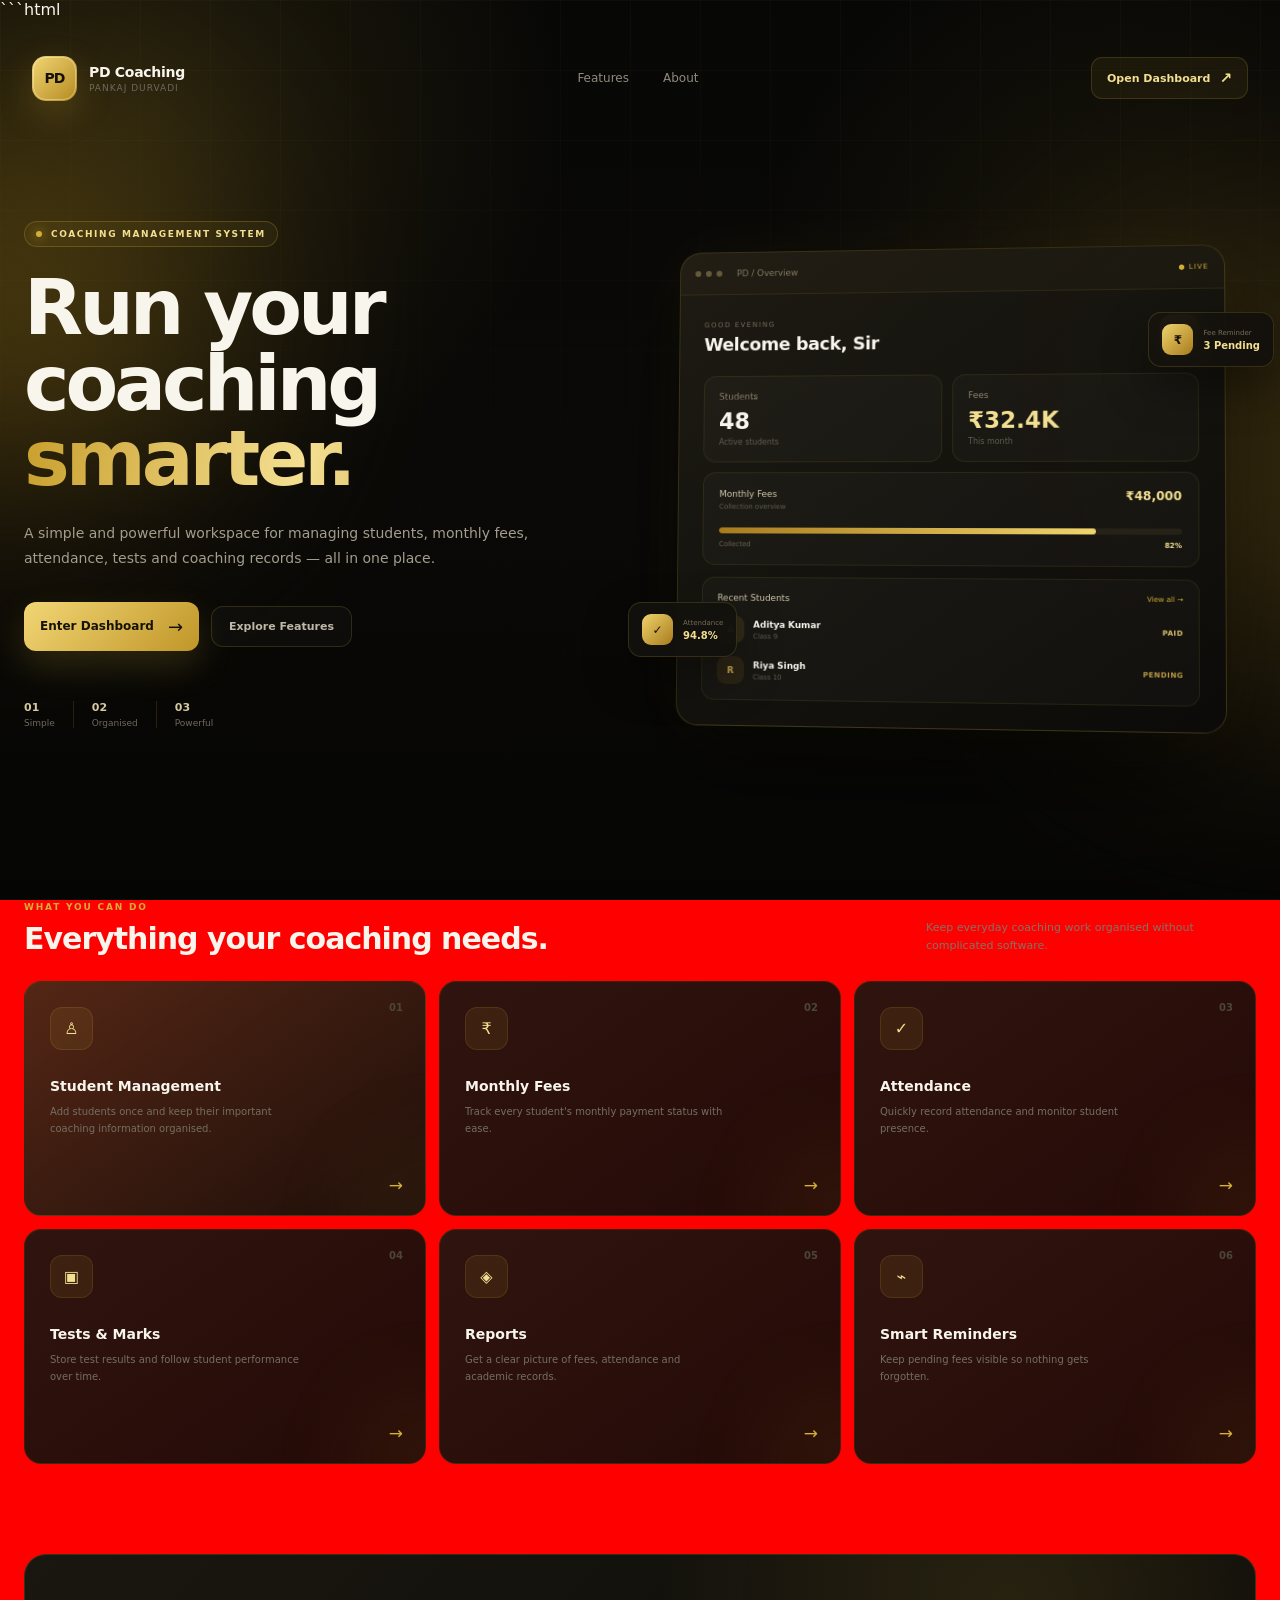
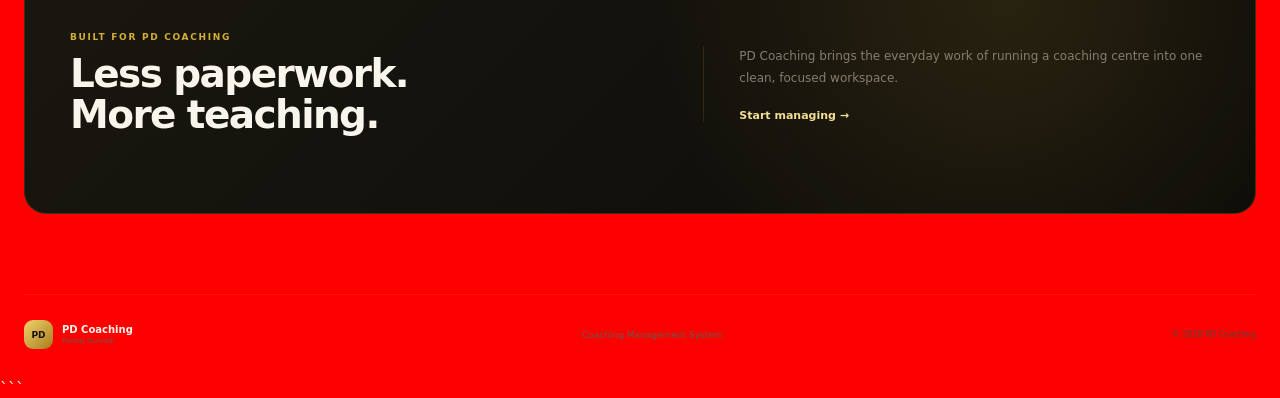
<file: index.html>
```html
<!DOCTYPE html>
<html lang="en">
<head>
    <meta charset="UTF-8">
    <meta name="viewport" content="width=device-width, initial-scale=1.0">

    <title>PD Coaching — Smart Coaching Management</title>

    <link rel="stylesheet" href="style.css">
    <link rel="stylesheet" href="navigation.css">
</head>

<body>

    <!-- BACKGROUND -->
    <div class="background">
        <div class="glow glow-one"></div>
        <div class="glow glow-two"></div>
        <div class="grid"></div>
    </div>


    <!-- NAVBAR -->
    <header class="navbar">

        <div class="brand">

            <div class="brand-mark">
                <span>PD</span>
            </div>

            <div class="brand-text">
                <strong>PD Coaching</strong>
                <small>Pankaj Durvadi</small>
            </div>

        </div>


        <nav>
            <a href="#features">Features</a>
            <a href="#about">About</a>
        </nav>


        <a href="dashboard.html" class="nav-button">
            Open Dashboard
            <span>↗</span>
        </a>

    </header>


    <!-- HERO -->
    <main>

        <section class="hero">

            <div class="hero-left">

                <div class="eyebrow">
                    <span class="pulse"></span>
                    COACHING MANAGEMENT SYSTEM
                </div>


                <h1>
                    Run your coaching
                    <span>smarter.</span>
                </h1>


                <p class="hero-description">
                    A simple and powerful workspace for managing
                    students, monthly fees, attendance, tests and
                    coaching records — all in one place.
                </p>


                <div class="hero-actions">

                    <a href="dashboard.html" class="primary-button">
                        <span>Enter Dashboard</span>
                        <b>→</b>
                    </a>

                    <a href="#features" class="secondary-button">
                        Explore Features
                    </a>

                </div>


                <div class="trust-row">

                    <div class="trust-item">
                        <strong>01</strong>
                        <span>Simple</span>
                    </div>

                    <div class="trust-line"></div>

                    <div class="trust-item">
                        <strong>02</strong>
                        <span>Organised</span>
                    </div>

                    <div class="trust-line"></div>

                    <div class="trust-item">
                        <strong>03</strong>
                        <span>Powerful</span>
                    </div>

                </div>

            </div>


            <!-- HERO VISUAL -->
            <div class="hero-right">

                <div class="dashboard-window">

                    <div class="window-top">

                        <div class="window-dots">
                            <i></i>
                            <i></i>
                            <i></i>
                        </div>

                        <span>PD / Overview</span>

                        <div class="window-status">
                            ● LIVE
                        </div>

                    </div>


                    <div class="mini-content">

                        <div class="mini-heading">

                            <div>
                                <small>GOOD EVENING</small>
                                <h3>Welcome back, Sir</h3>
                            </div>

                            <div class="mini-avatar">
                                P
                            </div>

                        </div>


                        <div class="mini-stats">

                            <div class="mini-card">
                                <span>Students</span>
                                <strong>48</strong>
                                <small>Active students</small>
                            </div>

                            <div class="mini-card green-card">
                                <span>Fees</span>
                                <strong>₹32.4K</strong>
                                <small>This month</small>
                            </div>

                        </div>


                        <div class="mini-panel">

                            <div class="panel-header">
                                <div>
                                    <span>Monthly Fees</span>
                                    <small>Collection overview</small>
                                </div>

                                <b>₹48,000</b>
                            </div>


                            <div class="progress">

                                <div class="progress-fill"></div>

                            </div>


                            <div class="progress-info">
                                <span>Collected</span>
                                <strong>82%</strong>
                            </div>

                        </div>


                        <div class="mini-students">

                            <div class="student-title">
                                <span>Recent Students</span>
                                <small>View all →</small>
                            </div>

                            <div class="student-row">
                                <div class="student-avatar one">A</div>

                                <div>
                                    <strong>Aditya Kumar</strong>
                                    <small>Class 9</small>
                                </div>

                                <b class="paid">PAID</b>
                            </div>

                            <div class="student-row">
                                <div class="student-avatar two">R</div>

                                <div>
                                    <strong>Riya Singh</strong>
                                    <small>Class 10</small>
                                </div>

                                <b class="pending">PENDING</b>
                            </div>

                        </div>

                    </div>

                </div>


                <!-- FLOATING CARDS -->

                <div class="floating-card attendance-card">

                    <div class="floating-icon">
                        ✓
                    </div>

                    <div>
                        <small>Attendance</small>
                        <strong>94.8%</strong>
                    </div>

                </div>


                <div class="floating-card fee-card">

                    <div class="fee-icon">
                        ₹
                    </div>

                    <div>
                        <small>Fee Reminder</small>
                        <strong>3 Pending</strong>
                    </div>

                </div>

            </div>

        </section>


        <!-- FEATURES -->
        <section class="features-section" id="features">

            <div class="section-heading">

                <div>
                    <span>WHAT YOU CAN DO</span>

                    <h2>
                        Everything your coaching needs.
                    </h2>
                </div>

                <p>
                    Keep everyday coaching work organised
                    without complicated software.
                </p>

            </div>


            <div class="feature-grid">


                <article class="feature-card featured">

                    <div class="feature-number">01</div>

                    <div class="feature-icon">♙</div>

                    <h3>Student Management</h3>

                    <p>
                        Add students once and keep their
                        important coaching information organised.
                    </p>

                    <span class="feature-arrow">→</span>

                </article>


                <article class="feature-card">

                    <div class="feature-number">02</div>

                    <div class="feature-icon">₹</div>

                    <h3>Monthly Fees</h3>

                    <p>
                        Track every student's monthly
                        payment status with ease.
                    </p>

                    <span class="feature-arrow">→</span>

                </article>


                <article class="feature-card">

                    <div class="feature-number">03</div>

                    <div class="feature-icon">✓</div>

                    <h3>Attendance</h3>

                    <p>
                        Quickly record attendance and
                        monitor student presence.
                    </p>

                    <span class="feature-arrow">→</span>

                </article>


                <article class="feature-card">

                    <div class="feature-number">04</div>

                    <div class="feature-icon">▣</div>

                    <h3>Tests & Marks</h3>

                    <p>
                        Store test results and follow
                        student performance over time.
                    </p>

                    <span class="feature-arrow">→</span>

                </article>


                <article class="feature-card">

                    <div class="feature-number">05</div>

                    <div class="feature-icon">◈</div>

                    <h3>Reports</h3>

                    <p>
                        Get a clear picture of fees,
                        attendance and academic records.
                    </p>

                    <span class="feature-arrow">→</span>

                </article>


                <article class="feature-card">

                    <div class="feature-number">06</div>

                    <div class="feature-icon">⌁</div>

                    <h3>Smart Reminders</h3>

                    <p>
                        Keep pending fees visible so
                        nothing gets forgotten.
                    </p>

                    <span class="feature-arrow">→</span>

                </article>

            </div>

        </section>


        <!-- ABOUT -->
        <section class="about-section" id="about">

            <div class="about-box">

                <div class="about-left">

                    <span>BUILT FOR PD COACHING</span>

                    <h2>
                        Less paperwork.
                        <br>
                        More teaching.
                    </h2>

                </div>


                <div class="about-right">

                    <p>
                        PD Coaching brings the everyday work of
                        running a coaching centre into one clean,
                        focused workspace.
                    </p>

                    <a href="dashboard.html">
                        Start managing →
                    </a>

                </div>

            </div>

        </section>

    </main>


    <!-- FOOTER -->
    <footer>

        <div class="footer-brand">
            <div class="small-logo">PD</div>

            <div>
                <strong>PD Coaching</strong>
                <span>Pankaj Durvadi</span>
            </div>
        </div>

        <p>
            Coaching Management System
        </p>

        <span class="copyright">
            © 2026 PD Coaching
        </span>

    </footer>


</body>
</html>
```
</file>
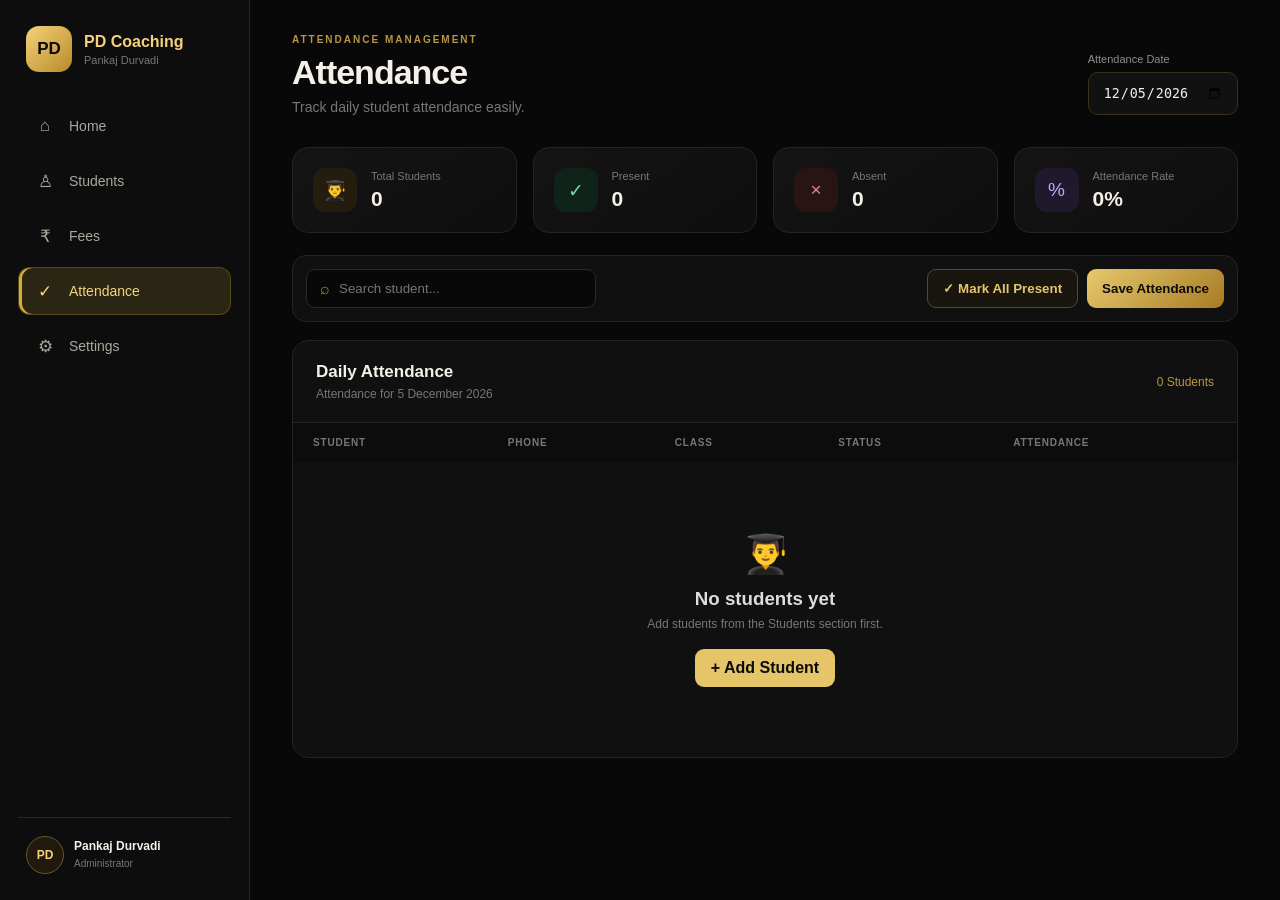
<file: attendance.html>
<!DOCTYPE html>
<html lang="en">

<head>
    <meta charset="UTF-8">
    <meta name="viewport" content="width=device-width, initial-scale=1.0">

    <title>Attendance | PD Coaching</title>

    <link rel="stylesheet" href="attendance.css">
    <link rel="stylesheet" href="navigation.css">
</head>

<body>

<div class="app">


    <!-- ================= SIDEBAR ================= -->

    <aside class="sidebar">

        <div class="brand">

            <div class="brand-logo">
                PD
            </div>

            <div>
                <h2>PD Coaching</h2>
                <span>Pankaj Durvadi</span>
            </div>

        </div>


        <!-- Navigation automatically loaded -->

        <nav class="navigation"></nav>


        <div class="sidebar-bottom">

            <div class="mini-profile">

                <div class="profile-avatar">
                    PD
                </div>

                <div>
                    <strong>Pankaj Durvadi</strong>
                    <small>Administrator</small>
                </div>

            </div>

        </div>

    </aside>


    <!-- ================= MAIN ================= -->

    <main class="main">


        <header class="topbar">

            <div>

                <p class="eyebrow">
                    ATTENDANCE MANAGEMENT
                </p>

                <h1>
                    Attendance
                </h1>

                <p class="subtitle">
                    Track daily student attendance easily.
                </p>

            </div>


            <div class="date-box">

                <label for="attendanceDate">
                    Attendance Date
                </label>

                <input
                    type="date"
                    id="attendanceDate"
                >

            </div>

        </header>


        <section class="content">


            <!-- ================= STATS ================= -->

            <div class="stats-grid">


                <div class="stat-card">

                    <div class="stat-icon">
                        👨‍🎓
                    </div>

                    <div>

                        <span>
                            Total Students
                        </span>

                        <strong id="totalStudents">
                            0
                        </strong>

                    </div>

                </div>


                <div class="stat-card">

                    <div class="stat-icon present-icon">
                        ✓
                    </div>

                    <div>

                        <span>
                            Present
                        </span>

                        <strong id="presentCount">
                            0
                        </strong>

                    </div>

                </div>


                <div class="stat-card">

                    <div class="stat-icon absent-icon">
                        ×
                    </div>

                    <div>

                        <span>
                            Absent
                        </span>

                        <strong id="absentCount">
                            0
                        </strong>

                    </div>

                </div>


                <div class="stat-card">

                    <div class="stat-icon rate-icon">
                        %
                    </div>

                    <div>

                        <span>
                            Attendance Rate
                        </span>

                        <strong id="attendanceRate">
                            0%
                        </strong>

                    </div>

                </div>

            </div>


            <!-- ================= TOOLBAR ================= -->

            <div class="toolbar">


                <div class="search-box">

                    <span>
                        ⌕
                    </span>

                    <input
                        type="text"
                        id="searchInput"
                        placeholder="Search student..."
                    >

                </div>


                <div class="quick-actions">

                    <button
                        class="mark-all-btn"
                        onclick="markAllPresent()"
                    >
                        ✓ Mark All Present
                    </button>


                    <button
                        class="save-btn"
                        onclick="saveAttendance()"
                    >
                        Save Attendance
                    </button>

                </div>

            </div>


            <!-- ================= ATTENDANCE PANEL ================= -->

            <section class="panel">


                <div class="panel-header">

                    <div>

                        <h2>
                            Daily Attendance
                        </h2>

                        <p id="dateTitle">
                            Attendance register
                        </p>

                    </div>


                    <span
                        class="student-count"
                        id="studentCount"
                    >
                        0 Students
                    </span>

                </div>


                <div class="table-wrapper">


                    <table>

                        <thead>

                            <tr>

                                <th>
                                    Student
                                </th>

                                <th>
                                    Phone
                                </th>

                                <th>
                                    Class
                                </th>

                                <th>
                                    Status
                                </th>

                                <th>
                                    Attendance
                                </th>

                            </tr>

                        </thead>


                        <tbody id="attendanceTable">
                        </tbody>

                    </table>


                    <div
                        id="emptyState"
                        class="empty-state"
                    >

                        <div>
                            👨‍🎓
                        </div>

                        <h3>
                            No students yet
                        </h3>

                        <p>
                            Add students from the Students section first.
                        </p>

                        <a href="students.html">
                            + Add Student
                        </a>

                    </div>

                </div>

            </section>

        </section>

    </main>

</div>


<div id="toast"></div>


<!-- ================= JAVASCRIPT ================= -->

<script src="attendance.js"></script>

<script src="navigation.js"></script>

</body>

</html>
</file>
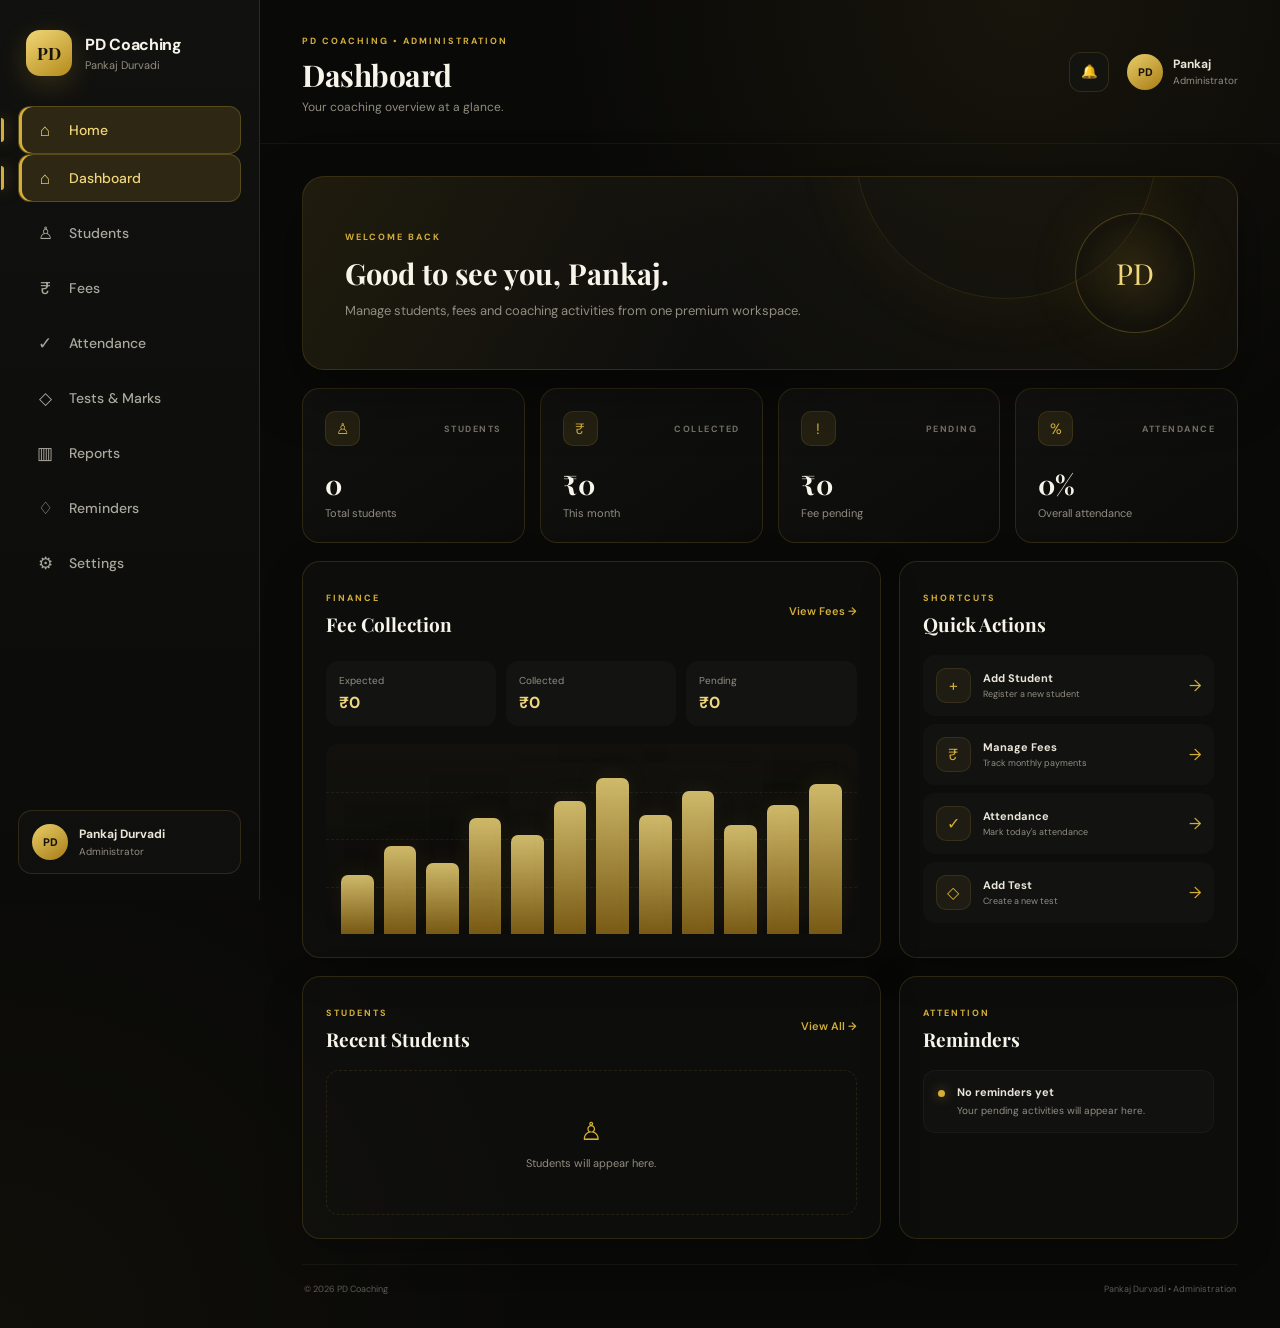
<file: dashboard.html>
<!DOCTYPE html>
<html lang="en">
<head>
    <meta charset="UTF-8">
    <meta name="viewport" content="width=device-width, initial-scale=1.0">

    <title>Dashboard | PD Coaching</title>

    <link rel="stylesheet" href="dashboard.css">
    <link rel="stylesheet" href="navigation.css">
</head>

<body>

<div class="app">

    <!-- SIDEBAR -->
    <aside class="sidebar">

        <div class="brand">
            <div class="brand-logo">PD</div>

            <div class="brand-text">
                <h2>PD Coaching</h2>
                <span>Pankaj Durvadi</span>
            </div>
        </div>
        <nav class="navigation">

    <a href="dashboard.html" class="nav-item active">
        <span class="nav-icon">⌂</span>
        <span>Home</span>
    </a>

</nav>


        <nav class="navigation">

            <a href="dashboard.html" class="nav-item active">
                <span class="nav-icon">⌂</span>
                <span>Dashboard</span>
            </a>

            <a href="students.html" class="nav-item">
                <span class="nav-icon">♙</span>
                <span>Students</span>
            </a>

            <a href="fees.html" class="nav-item">
                <span class="nav-icon">₹</span>
                <span>Fees</span>
            </a>

            <a href="#" class="nav-item">
                <span class="nav-icon">✓</span>
                <span>Attendance</span>
            </a>

            <a href="#" class="nav-item">
                <span class="nav-icon">◇</span>
                <span>Tests & Marks</span>
            </a>

            <a href="#" class="nav-item">
                <span class="nav-icon">▥</span>
                <span>Reports</span>
            </a>

            <a href="#" class="nav-item">
                <span class="nav-icon">♢</span>
                <span>Reminders</span>
            </a>

            <a href="#" class="nav-item">
                <span class="nav-icon">⚙</span>
                <span>Settings</span>
            </a>

        </nav>


        <div class="sidebar-bottom">

            <div class="admin-card">

                <div class="admin-avatar">
                    PD
                </div>

                <div>
                    <strong>Pankaj Durvadi</strong>
                    <small>Administrator</small>
                </div>

            </div>

        </div>

    </aside>


    <!-- MAIN -->
    <main class="main">

        <!-- TOPBAR -->
        <header class="topbar">

            <div class="page-title">

                <span class="eyebrow">
                    PD COACHING • ADMINISTRATION
                </span>

                <h1>
                    Dashboard
                </h1>

                <p>
                    Your coaching overview at a glance.
                </p>

            </div>


            <div class="top-actions">

                <button class="icon-button">
                    🔔
                </button>

                <div class="top-profile">

                    <div class="profile-avatar">
                        PD
                    </div>

                    <div>
                        <strong>Pankaj</strong>
                        <span>Administrator</span>
                    </div>

                </div>

            </div>

        </header>


        <!-- CONTENT -->
        <section class="content">


            <!-- WELCOME -->
            <div class="welcome-card">

                <div class="welcome-content">

                    <span class="gold-label">
                        WELCOME BACK
                    </span>

                    <h2>
                        Good to see you, Pankaj.
                    </h2>

                    <p>
                        Manage students, fees and coaching activities
                        from one premium workspace.
                    </p>

                </div>


                <div class="welcome-mark">
                    PD
                </div>

            </div>


            <!-- STATS -->
            <div class="stats-grid">


                <div class="stat-card">

                    <div class="stat-top">

                        <div class="stat-icon">
                            ♙
                        </div>

                        <span class="stat-label">
                            STUDENTS
                        </span>

                    </div>

                    <strong
                        id="totalStudents"
                        class="stat-value">
                        0
                    </strong>

                    <p>
                        Total students
                    </p>

                </div>


                <div class="stat-card">

                    <div class="stat-top">

                        <div class="stat-icon">
                            ₹
                        </div>

                        <span class="stat-label">
                            COLLECTED
                        </span>

                    </div>

                    <strong
                        id="collectedAmount"
                        class="stat-value">
                        ₹0
                    </strong>

                    <p>
                        This month
                    </p>

                </div>


                <div class="stat-card">

                    <div class="stat-top">

                        <div class="stat-icon">
                            !
                        </div>

                        <span class="stat-label">
                            PENDING
                        </span>

                    </div>

                    <strong
                        id="pendingAmount"
                        class="stat-value">
                        ₹0
                    </strong>

                    <p>
                        Fee pending
                    </p>

                </div>


                <div class="stat-card">

                    <div class="stat-top">

                        <div class="stat-icon">
                            %
                        </div>

                        <span class="stat-label">
                            ATTENDANCE
                        </span>

                    </div>

                    <strong
                        id="attendanceRate"
                        class="stat-value">
                        0%
                    </strong>

                    <p>
                        Overall attendance
                    </p>

                </div>

            </div>


            <!-- MAIN GRID -->
            <div class="dashboard-grid">


                <!-- FEE OVERVIEW -->
                <section class="panel large-panel">

                    <div class="panel-header">

                        <div>

                            <span class="section-label">
                                FINANCE
                            </span>

                            <h2>
                                Fee Collection
                            </h2>

                        </div>

                        <a href="fees.html" class="view-link">
                            View Fees →
                        </a>

                    </div>


                    <div class="finance-summary">

                        <div>

                            <span>
                                Expected
                            </span>

                            <strong id="expectedAmount">
                                ₹0
                            </strong>

                        </div>


                        <div>

                            <span>
                                Collected
                            </span>

                            <strong id="dashboardCollected">
                                ₹0
                            </strong>

                        </div>


                        <div>

                            <span>
                                Pending
                            </span>

                            <strong id="dashboardPending">
                                ₹0
                            </strong>

                        </div>

                    </div>


                    <div class="chart-area">

                        <div class="chart-line line-one"></div>
                        <div class="chart-line line-two"></div>
                        <div class="chart-line line-three"></div>

                        <div class="chart-bars">

                            <span style="height:35%"></span>
                            <span style="height:52%"></span>
                            <span style="height:42%"></span>
                            <span style="height:68%"></span>
                            <span style="height:58%"></span>
                            <span style="height:78%"></span>
                            <span style="height:92%"></span>
                            <span style="height:70%"></span>
                            <span style="height:84%"></span>
                            <span style="height:64%"></span>
                            <span style="height:76%"></span>
                            <span style="height:88%"></span>

                        </div>

                    </div>

                </section>


                <!-- QUICK ACTIONS -->
                <section class="panel quick-panel">

                    <div class="panel-header">

                        <div>

                            <span class="section-label">
                                SHORTCUTS
                            </span>

                            <h2>
                                Quick Actions
                            </h2>

                        </div>

                    </div>


                    <div class="quick-actions">

                        <a href="students.html" class="quick-action">

                            <span class="quick-icon">
                                +
                            </span>

                            <div>
                                <strong>
                                    Add Student
                                </strong>

                                <small>
                                    Register a new student
                                </small>
                            </div>

                            <span class="arrow">
                                →
                            </span>

                        </a>


                        <a href="fees.html" class="quick-action">

                            <span class="quick-icon">
                                ₹
                            </span>

                            <div>
                                <strong>
                                    Manage Fees
                                </strong>

                                <small>
                                    Track monthly payments
                                </small>
                            </div>

                            <span class="arrow">
                                →
                            </span>

                        </a>


                        <a href="#" class="quick-action">

                            <span class="quick-icon">
                                ✓
                            </span>

                            <div>
                                <strong>
                                    Attendance
                                </strong>

                                <small>
                                    Mark today's attendance
                                </small>
                            </div>

                            <span class="arrow">
                                →
                            </span>

                        </a>


                        <a href="#" class="quick-action">

                            <span class="quick-icon">
                                ◇
                            </span>

                            <div>
                                <strong>
                                    Add Test
                                </strong>

                                <small>
                                    Create a new test
                                </small>
                            </div>

                            <span class="arrow">
                                →
                            </span>

                        </a>

                    </div>

                </section>


                <!-- RECENT STUDENTS -->
                <section class="panel recent-panel">

                    <div class="panel-header">

                        <div>

                            <span class="section-label">
                                STUDENTS
                            </span>

                            <h2>
                                Recent Students
                            </h2>

                        </div>

                        <a href="students.html" class="view-link">
                            View All →
                        </a>

                    </div>


                    <div
                        id="recentStudents"
                        class="recent-students">

                        <div class="empty-mini">
                            <span>♙</span>
                            <p>
                                Students will appear here.
                            </p>
                        </div>

                    </div>

                </section>


                <!-- REMINDERS -->
                <section class="panel reminder-panel">

                    <div class="panel-header">

                        <div>

                            <span class="section-label">
                                ATTENTION
                            </span>

                            <h2>
                                Reminders
                            </h2>

                        </div>

                    </div>


                    <div
                        id="remindersList"
                        class="reminders-list">

                        <div class="reminder-item">

                            <div class="reminder-dot"></div>

                            <div>
                                <strong>
                                    No reminders yet
                                </strong>

                                <span>
                                    Your pending activities will appear here.
                                </span>
                            </div>

                        </div>

                    </div>

                </section>

            </div>


            <!-- FOOTER -->
            <footer class="footer">

                <span>
                    © 2026 PD Coaching
                </span>

                <span>
                    Pankaj Durvadi • Administration
                </span>

            </footer>

        </section>

    </main>

</div>


<script src="dashboard.js"></script>

</body>
</html>
</file>
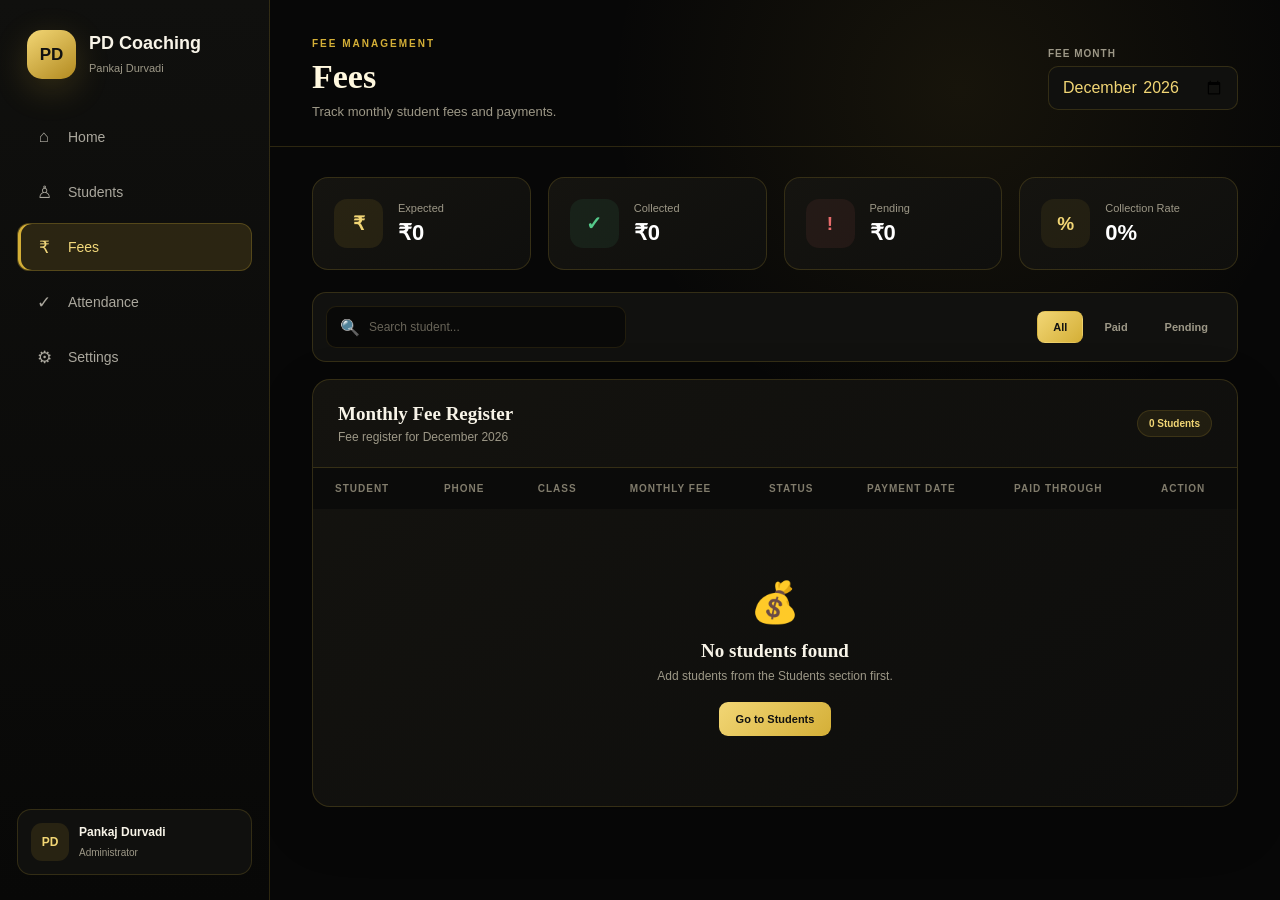
<file: fees.html>
<!DOCTYPE html>
<html lang="en">

<head>
    <meta charset="UTF-8">
    <meta name="viewport" content="width=device-width, initial-scale=1.0">

    <title>Fees | PD Coaching</title>

    <link rel="stylesheet" href="fees.css">
    <link rel="stylesheet" href="navigation.css">
</head>

<body>

<div class="app">


    <!-- ================= SIDEBAR ================= -->

    <aside class="sidebar">

        <div class="brand">

            <div class="brand-logo">
                PD
            </div>

            <div>
                <h2>PD Coaching</h2>
                <span>Pankaj Durvadi</span>
            </div>

        </div>


        <!-- Navigation automatically loaded -->

        <nav class="navigation"></nav>


        <div class="sidebar-bottom">

            <div class="mini-profile">

                <div class="profile-avatar">
                    PD
                </div>

                <div>
                    <strong>Pankaj Durvadi</strong>
                    <small>Administrator</small>
                </div>

            </div>

        </div>

    </aside>


    <!-- ================= MAIN ================= -->

    <main class="main">


        <header class="topbar">

            <div>

                <p class="eyebrow">
                    FEE MANAGEMENT
                </p>

                <h1>
                    Fees
                </h1>

                <p class="subtitle">
                    Track monthly student fees and payments.
                </p>

            </div>


            <div class="month-selector">

                <label for="monthSelect">
                    Fee Month
                </label>

                <input
                    type="month"
                    id="monthSelect"
                >

            </div>

        </header>


        <section class="content">


            <!-- ================= STATS ================= -->

            <div class="stats-grid">


                <div class="stat-card">

                    <div class="stat-icon blue">
                        ₹
                    </div>

                    <div>

                        <span>
                            Expected
                        </span>

                        <strong id="expectedAmount">
                            ₹0
                        </strong>

                    </div>

                </div>


                <div class="stat-card">

                    <div class="stat-icon green">
                        ✓
                    </div>

                    <div>

                        <span>
                            Collected
                        </span>

                        <strong id="collectedAmount">
                            ₹0
                        </strong>

                    </div>

                </div>


                <div class="stat-card">

                    <div class="stat-icon red">
                        !
                    </div>

                    <div>

                        <span>
                            Pending
                        </span>

                        <strong id="pendingAmount">
                            ₹0
                        </strong>

                    </div>

                </div>


                <div class="stat-card">

                    <div class="stat-icon purple">
                        %
                    </div>

                    <div>

                        <span>
                            Collection Rate
                        </span>

                        <strong id="collectionRate">
                            0%
                        </strong>

                    </div>

                </div>

            </div>


            <!-- ================= FILTER BAR ================= -->

            <div class="filter-bar">


                <div class="search-box">

                    🔍

                    <input
                        type="text"
                        id="searchInput"
                        placeholder="Search student..."
                    >

                </div>


                <div class="status-filter">

                    <button
                        class="filter-btn active"
                        data-filter="all"
                    >
                        All
                    </button>

                    <button
                        class="filter-btn"
                        data-filter="paid"
                    >
                        Paid
                    </button>

                    <button
                        class="filter-btn"
                        data-filter="pending"
                    >
                        Pending
                    </button>

                </div>

            </div>


            <!-- ================= FEE PANEL ================= -->

            <section class="panel">


                <div class="panel-header">

                    <div>

                        <h2>
                            Monthly Fee Register
                        </h2>

                        <p id="monthTitle">
                            Current month
                        </p>

                    </div>


                    <span
                        class="student-count"
                        id="studentCount"
                    >
                        0 Students
                    </span>

                </div>


                <div class="table-wrapper">


                    <table>

                        <thead>

                            <tr>

                                <th>
                                    Student
                                </th>

                                <th>
                                    Phone
                                </th>

                                <th>
                                    Class
                                </th>

                                <th>
                                    Monthly Fee
                                </th>

                                <th>
                                    Status
                                </th>

                                <th>
                                    Payment Date
                                </th>

                                <th>
                                    Paid Through
                                </th>

                                <th>
                                    Action
                                </th>

                            </tr>

                        </thead>


                        <tbody id="feesTable">
                        </tbody>

                    </table>


                    <div
                        id="emptyState"
                        class="empty-state"
                    >

                        <div>
                            💰
                        </div>

                        <h3>
                            No students found
                        </h3>

                        <p>
                            Add students from the Students section first.
                        </p>

                        <a href="students.html">
                            Go to Students
                        </a>

                    </div>

                </div>

            </section>

        </section>

    </main>

</div>


<!-- ================= PAYMENT MODAL ================= -->

<div
    class="modal-overlay"
    id="paymentModal"
>

    <div class="modal">


        <div class="modal-header">

            <div>

                <p class="eyebrow">
                    PAYMENT
                </p>

                <h2>
                    Mark Fee as Paid
                </h2>

            </div>


            <button
                class="close-btn"
                onclick="closePaymentModal()"
            >
                ×
            </button>

        </div>


        <div class="payment-info">


            <div>

                <span>
                    Student
                </span>

                <strong id="paymentStudentName">
                    -
                </strong>

            </div>


            <div>

                <span>
                    Amount
                </span>

                <strong id="paymentAmount">
                    ₹0
                </strong>

            </div>


        </div>


        <div class="form-group">

            <label for="paymentDate">
                Payment Date
            </label>

            <input
                type="date"
                id="paymentDate"
            >

        </div>


        <div class="form-group">

            <label for="paidThrough">
                Paid Through
            </label>

            <select id="paidThrough">

                <option value="">
                    Select payment method
                </option>

                <option value="Cash">
                    Cash
                </option>

                <option value="UPI">
                    UPI
                </option>

                <option value="Bank Transfer">
                    Bank Transfer
                </option>

                <option value="Card">
                    Card
                </option>

                <option value="Other">
                    Other
                </option>

            </select>

        </div>


        <div class="modal-actions">

            <button
                class="cancel-btn"
                onclick="closePaymentModal()"
            >
                Cancel
            </button>


            <button
                class="save-btn"
                onclick="confirmPayment()"
            >
                Confirm Payment
            </button>

        </div>

    </div>

</div>


<div id="toast"></div>


<!-- ================= JAVASCRIPT ================= -->

<script src="fees.js"></script>

<script src="navigation.js"></script>

</body>

</html>
</file>
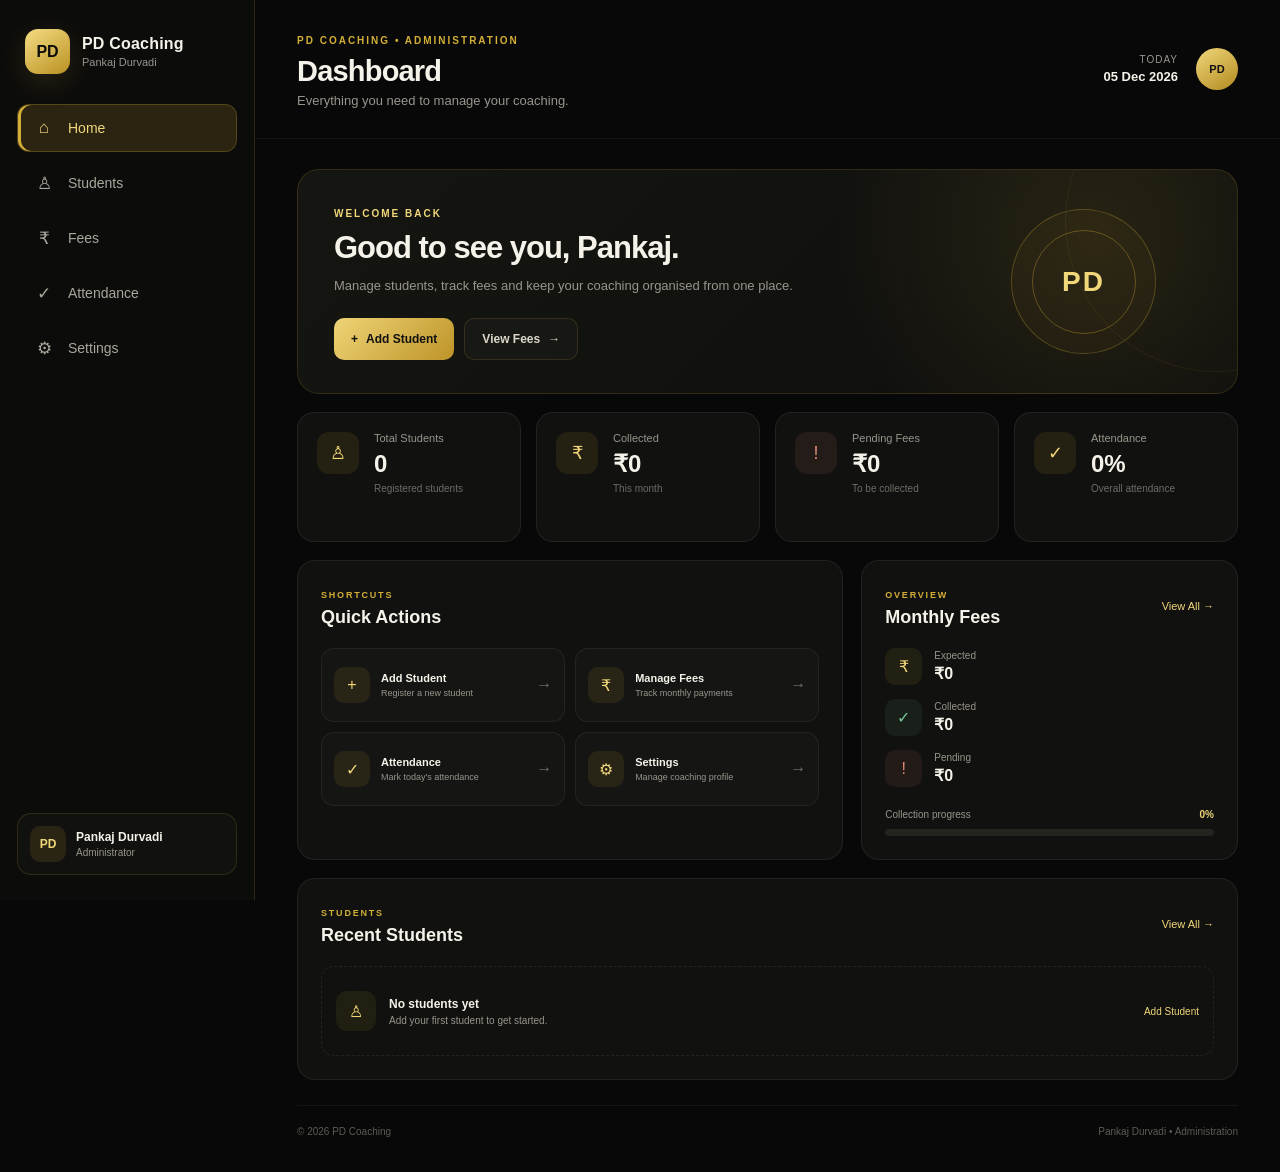
<file: home.html>
<!DOCTYPE html>
<html lang="en">

<head>
    <meta charset="UTF-8">
    <meta name="viewport" content="width=device-width, initial-scale=1.0">

    <title>Dashboard | PD Coaching</title>

    <link rel="stylesheet" href="home.css">
    <link rel="stylesheet" href="navigation.css">
    <link rel="manifest" href="manifest.json">
</head>

<body>

<div class="app">

    <!-- SIDEBAR -->
    <aside class="sidebar">

        <div class="brand">

            <div class="brand-logo">
                PD
            </div>

            <div class="brand-text">
                <h2>PD Coaching</h2>
                <span>Pankaj Durvadi</span>
            </div>

        </div>

        <nav class="navigation">

            <a href="home.html" class="nav-item active">
                <span class="nav-icon">⌂</span>
                <span>Home</span>
            </a>

            <a href="students.html" class="nav-item">
                <span class="nav-icon">♙</span>
                <span>Students</span>
            </a>

            <a href="fees.html" class="nav-item">
                <span class="nav-icon">₹</span>
                <span>Fees</span>
            </a>

            <a href="attendance.html" class="nav-item">
                <span class="nav-icon">✓</span>
                <span>Attendance</span>
            </a>

            <a href="settings.html" class="nav-item">
                <span class="nav-icon">⚙</span>
                <span>Settings</span>
            </a>

        </nav>

        <div class="sidebar-bottom">

            <div class="admin-card">

                <div class="admin-avatar">
                    PD
                </div>

                <div>
                    <strong>Pankaj Durvadi</strong>
                    <small>Administrator</small>
                </div>

            </div>

        </div>

    </aside>


    <!-- MAIN -->
    <main class="main">

        <!-- TOPBAR -->
        <header class="topbar">

            <div class="page-title">

                <span class="eyebrow">
                    PD COACHING • ADMINISTRATION
                </span>

                <h1>
                    Dashboard
                </h1>

                <p>
                    Everything you need to manage your coaching.
                </p>

            </div>

            <div class="top-right">

                <div class="date-box">
                    <span>Today</span>
                    <strong id="todayDate">—</strong>
                </div>
                 <button id="installAppBtn" class="install-app-btn" style="display: none;">
            ⬇ Install PD Coaching
        </button>

                <div class="profile-circle">
                    PD
                </div>

            </div>

        </header>


        <!-- CONTENT -->
        <section class="content">


            <!-- HERO -->
            <section class="hero">

                <div class="hero-content">

                    <span class="hero-label">
                        WELCOME BACK
                    </span>

                    <h2>
                        Good to see you, Pankaj.
                    </h2>

                    <p>
                        Manage students, track fees and keep your
                        coaching organised from one place.
                    </p>

                    <div class="hero-actions">

                        <a href="students.html" class="primary-btn">
                            <span>+</span>
                            Add Student
                        </a>

                        <a href="fees.html" class="secondary-btn">
                            View Fees
                            <span>→</span>
                        </a>

                    </div>

                </div>

                <div class="hero-logo">
                    <div class="hero-logo-inner">
                        PD
                    </div>
                </div>

            </section>


            <!-- STATS -->
            <section class="stats-grid">

                <div class="stat-card">

                    <div class="stat-icon">
                        ♙
                    </div>

                    <div class="stat-info">

                        <span>Total Students</span>

                        <strong id="totalStudents">
                            0
                        </strong>

                        <small>
                            Registered students
                        </small>

                    </div>

                </div>


                <div class="stat-card">

                    <div class="stat-icon">
                        ₹
                    </div>

                    <div class="stat-info">

                        <span>Collected</span>

                        <strong id="collectedAmount">
                            ₹0
                        </strong>

                        <small>
                            This month
                        </small>

                    </div>

                </div>


                <div class="stat-card">

                    <div class="stat-icon warning">
                        !
                    </div>

                    <div class="stat-info">

                        <span>Pending Fees</span>

                        <strong id="pendingAmount">
                            ₹0
                        </strong>

                        <small>
                            To be collected
                        </small>

                    </div>

                </div>


                <div class="stat-card">

                    <div class="stat-icon">
                        ✓
                    </div>

                    <div class="stat-info">

                        <span>Attendance</span>

                        <strong id="attendanceRate">
                            0%
                        </strong>

                        <small>
                            Overall attendance
                        </small>

                    </div>

                </div>

            </section>


            <!-- TWO COLUMN AREA -->
            <section class="main-grid">


                <!-- QUICK ACTIONS -->
                <div class="panel">

                    <div class="panel-header">

                        <div>
                            <span class="section-label">
                                SHORTCUTS
                            </span>

                            <h2>
                                Quick Actions
                            </h2>
                        </div>

                    </div>


                    <div class="quick-grid">

                        <a href="students.html" class="quick-card">

                            <div class="quick-icon">
                                +
                            </div>

                            <div>
                                <strong>Add Student</strong>
                                <span>Register a new student</span>
                            </div>

                            <b>→</b>

                        </a>


                        <a href="fees.html" class="quick-card">

                            <div class="quick-icon">
                                ₹
                            </div>

                            <div>
                                <strong>Manage Fees</strong>
                                <span>Track monthly payments</span>
                            </div>

                            <b>→</b>

                        </a>


                        <a href="attendance.html" class="quick-card">

                            <div class="quick-icon">
                                ✓
                            </div>

                            <div>
                                <strong>Attendance</strong>
                                <span>Mark today's attendance</span>
                            </div>

                            <b>→</b>

                        </a>


                        <a href="settings.html" class="quick-card">

                            <div class="quick-icon">
                                ⚙
                            </div>

                            <div>
                                <strong>Settings</strong>
                                <span>Manage coaching profile</span>
                            </div>

                            <b>→</b>

                        </a>

                    </div>

                </div>


                <!-- OVERVIEW -->
                <div class="panel overview-panel">

                    <div class="panel-header">

                        <div>
                            <span class="section-label">
                                OVERVIEW
                            </span>

                            <h2>
                                Monthly Fees
                            </h2>
                        </div>

                        <a href="fees.html">
                            View All →
                        </a>

                    </div>


                    <div class="fee-overview">

                        <div class="fee-row">

                            <div class="fee-icon">
                                ₹
                            </div>

                            <div class="fee-text">
                                <span>Expected</span>
                                <strong id="expectedAmount">
                                    ₹0
                                </strong>
                            </div>

                        </div>


                        <div class="fee-row">

                            <div class="fee-icon collected">
                                ✓
                            </div>

                            <div class="fee-text">
                                <span>Collected</span>
                                <strong id="overviewCollected">
                                    ₹0
                                </strong>
                            </div>

                        </div>


                        <div class="fee-row">

                            <div class="fee-icon pending">
                                !
                            </div>

                            <div class="fee-text">
                                <span>Pending</span>
                                <strong id="overviewPending">
                                    ₹0
                                </strong>
                            </div>

                        </div>

                    </div>


                    <div class="progress-area">

                        <div class="progress-top">
                            <span>Collection progress</span>
                            <strong id="collectionRate">0%</strong>
                        </div>

                        <div class="progress-bar">
                            <div id="progressFill"></div>
                        </div>

                    </div>

                </div>

            </section>


            <!-- RECENT STUDENTS -->
            <section class="panel recent-panel">

                <div class="panel-header">

                    <div>

                        <span class="section-label">
                            STUDENTS
                        </span>

                        <h2>
                            Recent Students
                        </h2>

                    </div>

                    <a href="students.html">
                        View All →
                    </a>

                </div>


                <div id="recentStudents" class="recent-students">

                    <div class="empty-state">

                        <div class="empty-icon">
                            ♙
                        </div>

                        <div>
                            <strong>No students yet</strong>
                            <span>Add your first student to get started.</span>
                        </div>

                        <a href="students.html">
                            Add Student
                        </a>

                    </div>

                </div>

            </section>


            <!-- FOOTER -->
            <footer class="footer">

                <span>
                    © 2026 PD Coaching
                </span>

                <span>
                    Pankaj Durvadi • Administration
                </span>

            </footer>

        </section>

    </main>

</div>


<script src="home.js"></script>

</body>
</html>
</file>
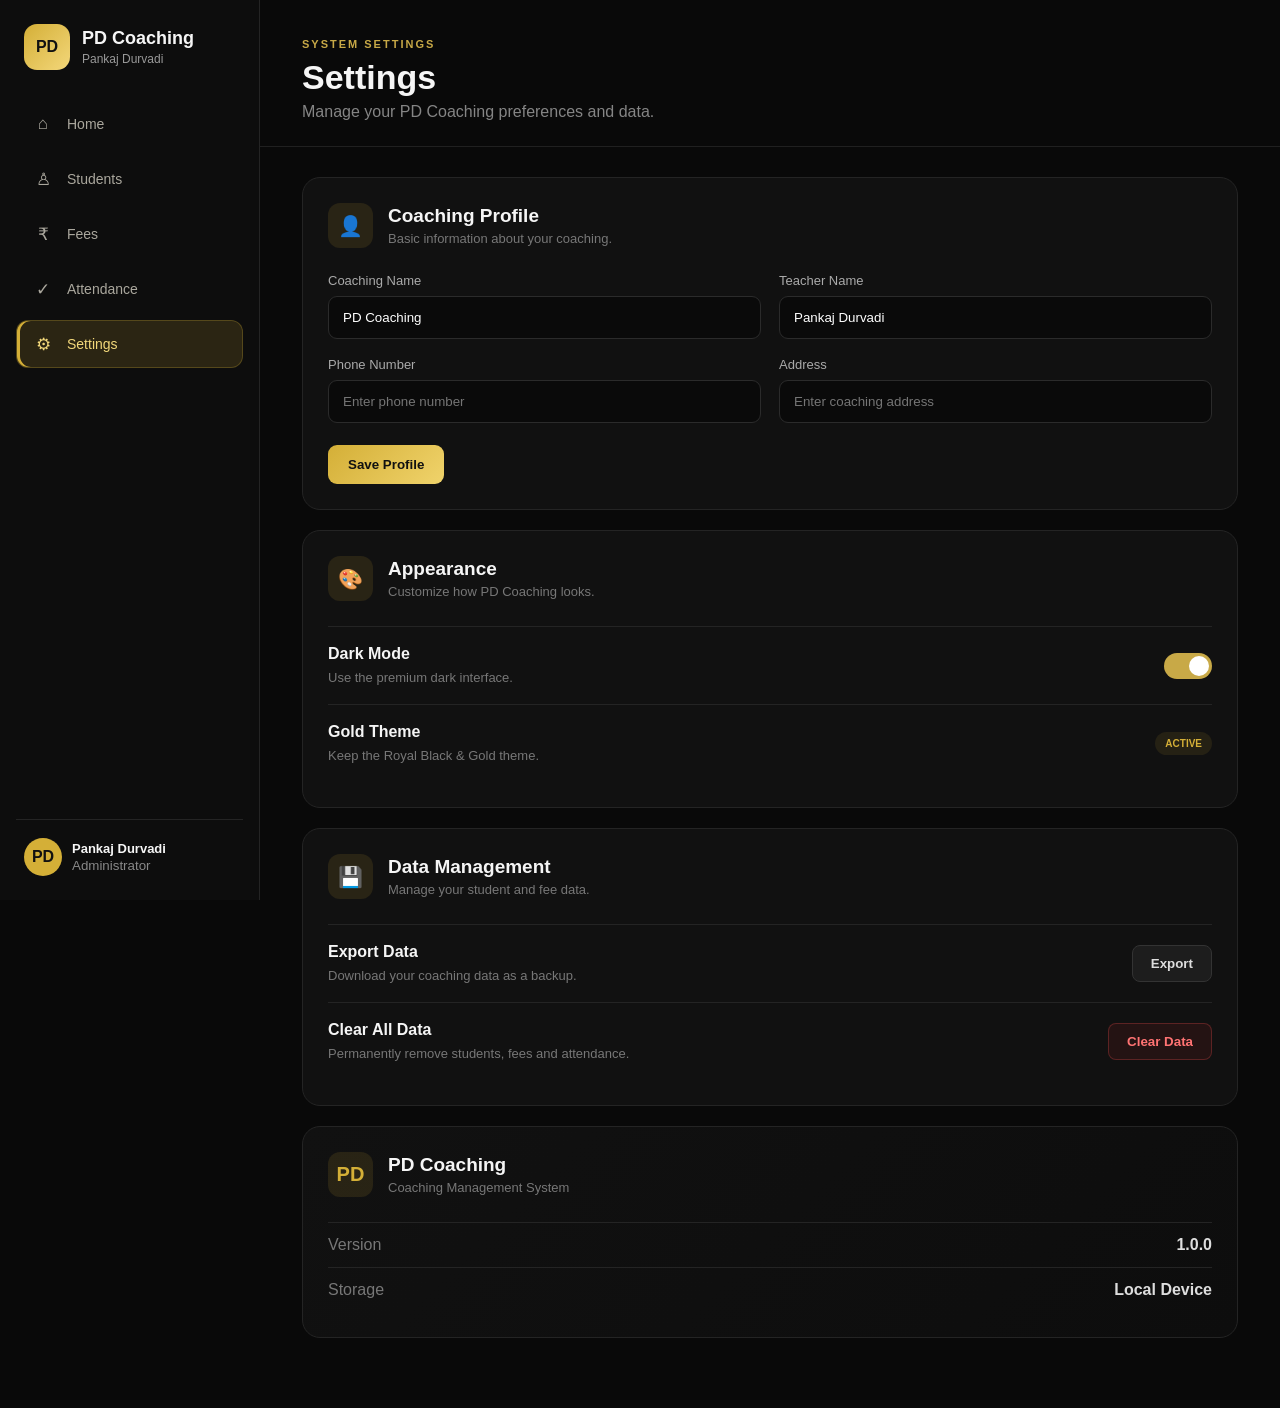
<file: settings.html>
<!DOCTYPE html>
<html lang="en">

<head>
    <meta charset="UTF-8">
    <meta name="viewport" content="width=device-width, initial-scale=1.0">

    <title>Settings | PD Coaching</title>

    <link rel="stylesheet" href="settings.css">
    <link rel="stylesheet" href="navigation.css">
</head>

<body>

<div class="app">

    <!-- SIDEBAR -->

    <aside class="sidebar">

        <div class="brand">

            <div class="brand-logo">
                PD
            </div>

            <div>
                <h2>PD Coaching</h2>
                <span>Pankaj Durvadi</span>
            </div>

        </div>

        <nav class="navigation"></nav>

        <div class="sidebar-bottom">

            <div class="mini-profile">

                <div class="profile-avatar">
                    PD
                </div>

                <div>
                    <strong>Pankaj Durvadi</strong>
                    <small>Administrator</small>
                </div>

            </div>

        </div>

    </aside>


    <!-- MAIN -->

    <main class="main">

        <header class="topbar">

            <div>

                <p class="eyebrow">
                    SYSTEM SETTINGS
                </p>

                <h1>
                    Settings
                </h1>

                <p class="subtitle">
                    Manage your PD Coaching preferences and data.
                </p>

            </div>

        </header>


        <section class="content">


            <!-- PROFILE -->

            <section class="settings-card">

                <div class="settings-heading">

                    <div class="settings-icon">
                        👤
                    </div>

                    <div>

                        <h2>
                            Coaching Profile
                        </h2>

                        <p>
                            Basic information about your coaching.
                        </p>

                    </div>

                </div>


                <div class="form-grid">

                    <div class="form-group">

                        <label>
                            Coaching Name
                        </label>

                        <input
                            type="text"
                            id="coachingName"
                            placeholder="PD Coaching"
                        >

                    </div>


                    <div class="form-group">

                        <label>
                            Teacher Name
                        </label>

                        <input
                            type="text"
                            id="teacherName"
                            placeholder="Pankaj Durvadi"
                        >

                    </div>


                    <div class="form-group">

                        <label>
                            Phone Number
                        </label>

                        <input
                            type="tel"
                            id="coachingPhone"
                            placeholder="Enter phone number"
                        >

                    </div>


                    <div class="form-group">

                        <label>
                            Address
                        </label>

                        <input
                            type="text"
                            id="coachingAddress"
                            placeholder="Enter coaching address"
                        >

                    </div>

                </div>


                <button
                    class="primary-btn"
                    onclick="saveProfile()"
                >
                    Save Profile
                </button>

            </section>


            <!-- APPEARANCE -->

            <section class="settings-card">

                <div class="settings-heading">

                    <div class="settings-icon">
                        🎨
                    </div>

                    <div>

                        <h2>
                            Appearance
                        </h2>

                        <p>
                            Customize how PD Coaching looks.
                        </p>

                    </div>

                </div>


                <div class="setting-row">

                    <div>

                        <strong>
                            Dark Mode
                        </strong>

                        <span>
                            Use the premium dark interface.
                        </span>

                    </div>


                    <label class="switch">

                        <input
                            type="checkbox"
                            id="darkMode"
                            checked
                            onchange="toggleDarkMode()"
                        >

                        <span class="slider"></span>

                    </label>

                </div>


                <div class="setting-row">

                    <div>

                        <strong>
                            Gold Theme
                        </strong>

                        <span>
                            Keep the Royal Black & Gold theme.
                        </span>

                    </div>


                    <span class="theme-badge">
                        ACTIVE
                    </span>

                </div>

            </section>


            <!-- DATA -->

            <section class="settings-card">

                <div class="settings-heading">

                    <div class="settings-icon">
                        💾
                    </div>

                    <div>

                        <h2>
                            Data Management
                        </h2>

                        <p>
                            Manage your student and fee data.
                        </p>

                    </div>

                </div>


                <div class="setting-row">

                    <div>

                        <strong>
                            Export Data
                        </strong>

                        <span>
                            Download your coaching data as a backup.
                        </span>

                    </div>


                    <button
                        class="secondary-btn"
                        onclick="exportData()"
                    >
                        Export
                    </button>

                </div>


                <div class="setting-row danger-row">

                    <div>

                        <strong>
                            Clear All Data
                        </strong>

                        <span>
                            Permanently remove students, fees and attendance.
                        </span>

                    </div>


                    <button
                        class="danger-btn"
                        onclick="clearAllData()"
                    >
                        Clear Data
                    </button>

                </div>

            </section>


            <!-- ABOUT -->

            <section class="settings-card about-card">

                <div class="settings-heading">

                    <div class="settings-icon">
                        PD
                    </div>

                    <div>

                        <h2>
                            PD Coaching
                        </h2>

                        <p>
                            Coaching Management System
                        </p>

                    </div>

                </div>


                <div class="about-info">

                    <span>
                        Version
                    </span>

                    <strong>
                        1.0.0
                    </strong>

                </div>

                <div class="about-info">

                    <span>
                        Storage
                    </span>

                    <strong>
                        Local Device
                    </strong>

                </div>

            </section>


        </section>

    </main>

</div>


<div id="toast"></div>


<script src="settings.js"></script>
<script src="navigation.js"></script>

</body>

</html>
</file>
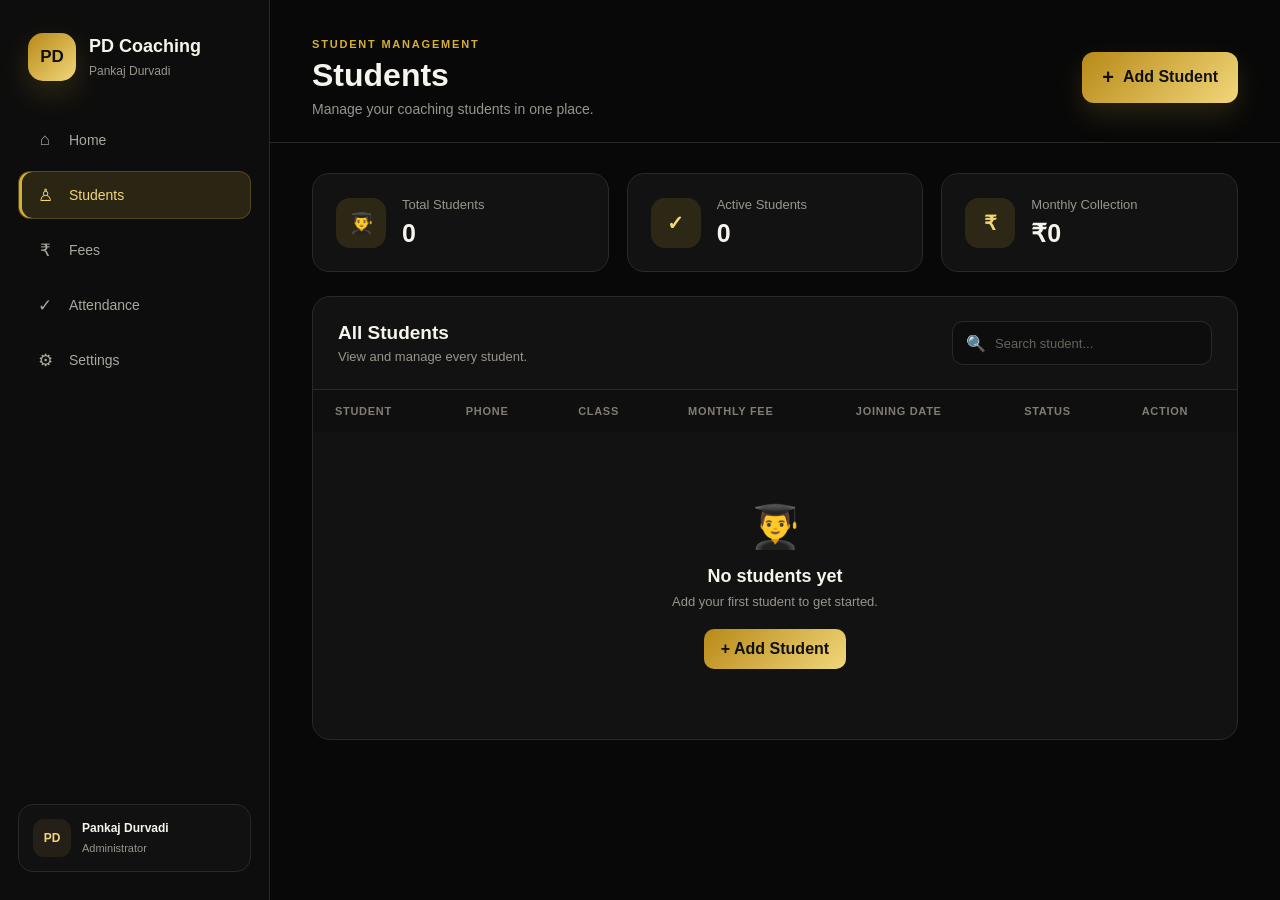
<file: students.html>
<!DOCTYPE html>
<html lang="en">

<head>
    <meta charset="UTF-8">
    <meta name="viewport" content="width=device-width, initial-scale=1.0">

    <title>Students | PD Coaching</title>

    <link rel="stylesheet" href="students.css">
    <link rel="stylesheet" href="navigation.css">
</head>

<body>

<div class="app">

    <!-- ================= SIDEBAR ================= -->

    <aside class="sidebar">

        <div class="brand">

            <div class="brand-logo">
                PD
            </div>

            <div>
                <h2>PD Coaching</h2>
                <span>Pankaj Durvadi</span>
            </div>

        </div>


        <!-- Navigation automatically loaded by navigation.js -->

        <nav class="navigation"></nav>


        <div class="sidebar-bottom">

            <div class="mini-profile">

                <div class="profile-avatar">
                    PD
                </div>

                <div>
                    <strong>Pankaj Durvadi</strong>
                    <small>Administrator</small>
                </div>

            </div>

        </div>

    </aside>


    <!-- ================= MAIN ================= -->

    <main class="main">

        <header class="topbar">

            <div>

                <p class="eyebrow">
                    STUDENT MANAGEMENT
                </p>

                <h1>
                    Students
                </h1>

                <p class="subtitle">
                    Manage your coaching students in one place.
                </p>

            </div>


            <button
                class="add-btn"
                onclick="openStudentModal()"
            >
                <span>+</span>
                Add Student
            </button>

        </header>


        <section class="content">


            <!-- ================= STATS ================= -->

            <div class="stats-grid">

                <div class="stat-card">

                    <div class="stat-icon blue">
                        👨‍🎓
                    </div>

                    <div>

                        <span>
                            Total Students
                        </span>

                        <strong id="totalStudents">
                            0
                        </strong>

                    </div>

                </div>


                <div class="stat-card">

                    <div class="stat-icon green">
                        ✓
                    </div>

                    <div>

                        <span>
                            Active Students
                        </span>

                        <strong id="activeStudents">
                            0
                        </strong>

                    </div>

                </div>


                <div class="stat-card">

                    <div class="stat-icon purple">
                        ₹
                    </div>

                    <div>

                        <span>
                            Monthly Collection
                        </span>

                        <strong id="monthlyCollection">
                            ₹0
                        </strong>

                    </div>

                </div>

            </div>


            <!-- ================= STUDENTS PANEL ================= -->

            <section class="panel">

                <div class="panel-header">

                    <div>

                        <h2>
                            All Students
                        </h2>

                        <p>
                            View and manage every student.
                        </p>

                    </div>


                    <div class="search-box">

                        🔍

                        <input
                            type="text"
                            id="searchInput"
                            placeholder="Search student..."
                            oninput="renderStudents()"
                        >

                    </div>

                </div>


                <div class="table-wrapper">

                    <table>

                        <thead>

                            <tr>

                                <th>
                                    Student
                                </th>

                                <th>
                                    Phone
                                </th>

                                <th>
                                    Class
                                </th>

                                <th>
                                    Monthly Fee
                                </th>

                                <th>
                                    Joining Date
                                </th>

                                <th>
                                    Status
                                </th>

                                <th>
                                    Action
                                </th>

                            </tr>

                        </thead>


                        <tbody id="studentsTable">
                        </tbody>

                    </table>


                    <div
                        id="emptyState"
                        class="empty-state"
                    >

                        <div>
                            👨‍🎓
                        </div>

                        <h3>
                            No students yet
                        </h3>

                        <p>
                            Add your first student to get started.
                        </p>

                        <button
                            onclick="openStudentModal()"
                        >
                            + Add Student
                        </button>

                    </div>

                </div>

            </section>

        </section>

    </main>

</div>


<!-- ================= ADD / EDIT MODAL ================= -->

<div
    class="modal-overlay"
    id="studentModal"
>

    <div class="modal">


        <div class="modal-header">

            <div>

                <p class="eyebrow">
                    STUDENT DETAILS
                </p>

                <h2 id="modalTitle">
                    Add Student
                </h2>

            </div>


            <button
                class="close-btn"
                onclick="closeStudentModal()"
            >
                ×
            </button>

        </div>


        <form id="studentForm">

            <input
                type="hidden"
                id="editId"
            >


            <div class="form-grid">


                <div class="form-group full">

                    <label>
                        Student Name
                    </label>

                    <input
                        type="text"
                        id="studentName"
                        placeholder="Enter student name"
                        required
                    >

                </div>


                <div class="form-group">

                    <label>
                        Phone Number
                    </label>

                    <input
                        type="tel"
                        id="studentPhone"
                        placeholder="Enter phone number"
                        required
                    >

                </div>


                <div class="form-group">

                    <label>
                        Class
                    </label>

                    <input
                        type="text"
                        id="studentClass"
                        placeholder="e.g. 9th"
                        required
                    >

                </div>


                <div class="form-group">

                    <label>
                        Monthly Fee
                    </label>

                    <input
                        type="number"
                        id="studentFee"
                        placeholder="e.g. 1500"
                        min="0"
                        required
                    >

                </div>


                <div class="form-group">

                    <label>
                        Joining Date
                    </label>

                    <input
                        type="date"
                        id="joiningDate"
                        required
                    >

                </div>


            </div>


            <div class="modal-actions">

                <button
                    type="button"
                    class="cancel-btn"
                    onclick="closeStudentModal()"
                >
                    Cancel
                </button>


                <button
                    type="submit"
                    class="save-btn"
                >
                    Save Student
                </button>

            </div>

        </form>

    </div>

</div>


<div id="toast"></div>


<!-- ================= JAVASCRIPT ================= -->

<script src="students.js"></script>

<script src="navigation.js"></script>

</body>

</html>
</file>
<file: style.css>
* {
    margin: 0;
    padding: 0;
    box-sizing: border-box;
}

:root {
    --black: #070706;
    --black-2: #0d0c0a;
    --panel: rgba(22, 20, 15, 0.82);
    --panel-2: #15130f;

    --gold: #d4af37;
    --gold-light: #f3df91;
    --gold-soft: #b99735;

    --white: #f8f5ec;
    --muted: #a49d8d;
    --dim: #6f695c;

    --border: rgba(212, 175, 55, 0.18);
    --gold-glow: rgba(212, 175, 55, 0.15);
}

html {
    scroll-behavior: smooth;
}

body {
    font-family: Inter, ui-sans-serif, system-ui, -apple-system,
        BlinkMacSystemFont, "Segoe UI", sans-serif;

    background: var(--black);
    color: var(--white);

    min-height: 100vh;
    overflow-x: hidden;
}

a {
    text-decoration: none;
    color: inherit;
}

button {
    font-family: inherit;
}


/* =========================================
   BACKGROUND
========================================= */

.background {
    position: fixed;
    inset: 0;
    z-index: -10;
    overflow: hidden;

    background:
        radial-gradient(
            circle at 12% 12%,
            rgba(212, 175, 55, 0.13),
            transparent 30%
        ),
        radial-gradient(
            circle at 88% 30%,
            rgba(212, 175, 55, 0.08),
            transparent 28%
        ),
        linear-gradient(
            180deg,
            #070706 0%,
            #0a0907 55%,
            #050504 100%
        );
}

.grid {
    position: absolute;
    inset: 0;

    background-image:
        linear-gradient(
            rgba(212, 175, 55, 0.035) 1px,
            transparent 1px
        ),
        linear-gradient(
            90deg,
            rgba(212, 175, 55, 0.035) 1px,
            transparent 1px
        );

    background-size: 70px 70px;

    mask-image: linear-gradient(
        to bottom,
        black,
        transparent 78%
    );
}

.glow {
    position: absolute;
    border-radius: 50%;
    filter: blur(120px);
    opacity: 0.35;
}

.glow-one {
    width: 400px;
    height: 400px;

    background: #b68b19;

    top: 100px;
    left: -200px;
}

.glow-two {
    width: 450px;
    height: 450px;

    background: #806218;

    top: 260px;
    right: -240px;
}


/* =========================================
   NAVBAR
========================================= */

.navbar {
    width: min(1240px, calc(100% - 48px));
    height: 78px;

    margin: 20px auto 0;

    display: flex;
    align-items: center;
    justify-content: space-between;

    padding: 0 8px;

    position: relative;
    z-index: 10;
}

.brand {
    display: flex;
    align-items: center;
    gap: 12px;
}

.brand-mark {
    width: 45px;
    height: 45px;

    border-radius: 14px;

    display: flex;
    align-items: center;
    justify-content: center;

    background:
        linear-gradient(
            135deg,
            #f1d675,
            #b58a20
        );

    color: #171207;

    box-shadow:
        0 12px 35px rgba(212, 175, 55, 0.22);

    position: relative;
}

.brand-mark::after {
    content: "";

    position: absolute;
    inset: 1px;

    border-radius: 13px;

    border: 1px solid rgba(255,255,255,0.35);
}

.brand-mark span {
    font-size: 14px;
    font-weight: 900;
    letter-spacing: -1px;
}

.brand-text strong {
    display: block;

    font-size: 14px;
    letter-spacing: -0.3px;
}

.brand-text small {
    display: block;

    margin-top: 3px;

    color: var(--dim);

    font-size: 9px;
    letter-spacing: 1px;

    text-transform: uppercase;
}

.navbar nav {
    display: flex;
    gap: 34px;
}

.navbar nav a {
    color: #918a7b;

    font-size: 12px;

    transition: 0.25s ease;
}

.navbar nav a:hover {
    color: var(--gold-light);
}

.nav-button {
    display: flex;
    align-items: center;
    gap: 9px;

    padding: 11px 15px;

    border-radius: 11px;

    background: rgba(212,175,55,0.07);

    border: 1px solid var(--border);

    color: var(--gold-light);

    font-size: 11px;
    font-weight: 700;

    transition: 0.25s ease;
}

.nav-button span {
    font-size: 15px;
}

.nav-button:hover {
    background: rgba(212,175,55,0.13);

    border-color: rgba(212,175,55,0.4);

    transform: translateY(-2px);
}


/* =========================================
   HERO
========================================= */

.hero {
    width: min(1240px, calc(100% - 48px));

    min-height: 650px;

    margin: 45px auto 0;

    display: grid;

    grid-template-columns: 0.95fr 1.05fr;

    align-items: center;

    gap: 55px;
}

.hero-left {
    padding-bottom: 25px;
}

.eyebrow {
    width: fit-content;

    display: flex;
    align-items: center;

    gap: 9px;

    padding: 7px 11px;

    border: 1px solid rgba(212,175,55,0.25);

    border-radius: 100px;

    background: rgba(212,175,55,0.055);

    color: var(--gold-light);

    font-size: 9px;
    font-weight: 800;

    letter-spacing: 1.6px;
}

.pulse {
    width: 6px;
    height: 6px;

    border-radius: 50%;

    background: var(--gold);

    box-shadow: 0 0 12px var(--gold);
}

.hero h1 {
    max-width: 680px;

    margin-top: 23px;

    font-size: clamp(54px, 6vw, 82px);

    line-height: 0.98;

    letter-spacing: -4px;

    font-weight: 800;
}

.hero h1 span {
    display: block;

    background:
        linear-gradient(
            100deg,
            #c99f2d,
            #f4df91,
            #b78920
        );

    -webkit-background-clip: text;
    background-clip: text;

    color: transparent;
}

.hero-description {
    max-width: 570px;

    margin-top: 25px;

    color: var(--muted);

    font-size: 14px;

    line-height: 1.8;
}

.hero-actions {
    display: flex;
    align-items: center;

    gap: 12px;

    margin-top: 30px;
}

.primary-button {
    min-width: 175px;

    display: flex;
    justify-content: space-between;
    align-items: center;

    padding: 14px 16px;

    border-radius: 12px;

    background:
        linear-gradient(
            135deg,
            #f2d675,
            #c09628
        );

    color: #171207;

    font-size: 12px;
    font-weight: 800;

    box-shadow:
        0 15px 35px rgba(212,175,55,0.18);

    transition: 0.25s ease;
}

.primary-button b {
    font-size: 18px;
    font-weight: 400;
}

.primary-button:hover {
    transform: translateY(-3px);

    box-shadow:
        0 20px 45px rgba(212,175,55,0.28);
}

.secondary-button {
    padding: 13px 17px;

    border-radius: 12px;

    color: #c0b8a7;

    border: 1px solid var(--border);

    background: rgba(255,255,255,0.025);

    font-size: 11px;
    font-weight: 700;

    transition: 0.25s ease;
}

.secondary-button:hover {
    background: rgba(212,175,55,0.07);

    color: var(--gold-light);

    border-color: rgba(212,175,55,0.3);
}

.trust-row {
    display: flex;
    align-items: center;

    margin-top: 50px;

    gap: 18px;
}

.trust-item strong {
    display: block;

    color: #d5c99e;

    font-size: 11px;
}

.trust-item span {
    display: block;

    color: var(--dim);

    margin-top: 4px;

    font-size: 9px;
}

.trust-line {
    width: 1px;
    height: 27px;

    background: rgba(212,175,55,0.16);
}


/* =========================================
   DASHBOARD PREVIEW
========================================= */

.hero-right {
    min-height: 570px;

    position: relative;

    display: flex;

    align-items: center;
    justify-content: center;
}

.dashboard-window {
    width: 550px;
    max-width: 100%;

    border-radius: 22px;

    background:
        linear-gradient(
            145deg,
            rgba(30,27,19,0.96),
            rgba(11,10,8,0.96)
        );

    border: 1px solid rgba(212,175,55,0.2);

    box-shadow:
        0 45px 100px rgba(0,0,0,0.55),
        0 0 70px rgba(212,175,55,0.06);

    overflow: hidden;

    transform:
        perspective(1300px)
        rotateY(-5deg)
        rotateX(2deg);

    transition: 0.5s ease;
}

.dashboard-window:hover {
    transform:
        perspective(1300px)
        rotateY(0deg)
        rotateX(0deg)
        translateY(-5px);
}

.window-top {
    height: 43px;

    display: flex;
    align-items: center;

    padding: 0 15px;

    border-bottom: 1px solid rgba(212,175,55,0.1);

    background: rgba(212,175,55,0.025);
}

.window-dots {
    display: flex;
    gap: 5px;
}

.window-dots i {
    width: 6px;
    height: 6px;

    border-radius: 50%;

    background: #665a3c;
}

.window-top > span {
    margin-left: 15px;

    color: #817861;

    font-size: 9px;
}

.window-status {
    margin-left: auto;

    color: var(--gold);

    font-size: 7px;
    letter-spacing: 1px;
}

.mini-content {
    padding: 25px;
}

.mini-heading {
    display: flex;
    align-items: center;
    justify-content: space-between;
}

.mini-heading small {
    color: #756d5c;

    font-size: 7px;
    letter-spacing: 1.5px;
}

.mini-heading h3 {
    margin-top: 5px;

    font-size: 18px;

    letter-spacing: -0.4px;
}

.mini-avatar {
    width: 38px;
    height: 38px;

    border-radius: 12px;

    display: flex;
    align-items: center;
    justify-content: center;

    background:
        linear-gradient(
            135deg,
            #f0d46e,
            #a97d1b
        );

    color: #191308;

    font-size: 12px;
    font-weight: 800;
}

.mini-stats {
    display: grid;

    grid-template-columns: 1fr 1fr;

    gap: 10px;

    margin-top: 20px;
}

.mini-card,
.mini-panel,
.mini-students {
    background: rgba(255,255,255,0.025);

    border: 1px solid rgba(212,175,55,0.1);
}

.mini-card {
    padding: 15px;

    border-radius: 13px;
}

.mini-card span {
    display: block;

    color: #8a806d;

    font-size: 9px;
}

.mini-card strong {
    display: block;

    margin-top: 7px;

    font-size: 23px;
}

.mini-card small {
    display: block;

    margin-top: 4px;

    color: #625b4e;

    font-size: 8px;
}

.green-card strong {
    color: var(--gold-light);
}

.mini-panel {
    margin-top: 10px;

    padding: 16px;

    border-radius: 13px;
}

.panel-header {
    display: flex;
    justify-content: space-between;
}

.panel-header span {
    display: block;

    font-size: 9px;
    color: #d1c7ad;
}

.panel-header small {
    display: block;

    color: #625b4e;

    font-size: 7px;

    margin-top: 4px;
}

.panel-header b {
    font-size: 12px;

    color: var(--gold-light);
}

.progress {
    height: 6px;

    margin-top: 17px;

    border-radius: 10px;

    background: #272217;

    overflow: hidden;
}

.progress-fill {
    width: 82%;
    height: 100%;

    border-radius: inherit;

    background:
        linear-gradient(
            90deg,
            #a87c1d,
            #f0d46d
        );
}

.progress-info {
    display: flex;
    justify-content: space-between;

    margin-top: 7px;

    color: #6b6354;

    font-size: 7px;
}

.progress-info strong {
    color: var(--gold-light);
}

.mini-students {
    margin-top: 12px;

    padding: 15px;

    border-radius: 13px;
}

.student-title {
    display: flex;
    justify-content: space-between;
}

.student-title span {
    color: #d0c6ad;

    font-size: 9px;
}

.student-title small {
    color: var(--gold);

    font-size: 7px;
}

.student-row {
    display: flex;
    align-items: center;

    margin-top: 13px;

    gap: 9px;
}

.student-avatar {
    width: 28px;
    height: 28px;

    border-radius: 9px;

    display: flex;
    align-items: center;
    justify-content: center;

    font-size: 9px;
    font-weight: 800;
}

.student-avatar.one {
    background: rgba(212,175,55,0.12);
    color: var(--gold-light);
}

.student-avatar.two {
    background: rgba(190,150,45,0.1);
    color: #c8a84d;
}

.student-row div:nth-child(2) {
    flex: 1;
}

.student-row strong {
    display: block;

    font-size: 9px;
}

.student-row small {
    display: block;

    margin-top: 3px;

    color: #625b4e;

    font-size: 7px;
}

.student-row b {
    font-size: 7px;
    letter-spacing: 0.5px;
}

.paid {
    color: #d8c36e;
}

.pending {
    color: #bd9c45;
}


/* =========================================
   FLOATING CARDS
========================================= */

.floating-card {
    position: absolute;

    display: flex;
    align-items: center;

    gap: 10px;

    padding: 11px 13px;

    border-radius: 13px;

    background: rgba(20,18,13,0.94);

    border: 1px solid rgba(212,175,55,0.18);

    box-shadow:
        0 20px 45px rgba(0,0,0,0.35);

    backdrop-filter: blur(18px);

    animation: float 4s ease-in-out infinite;
}

.floating-card small {
    display: block;

    color: #756d5c;

    font-size: 7px;
}

.floating-card strong {
    display: block;

    margin-top: 3px;

    font-size: 10px;

    color: var(--gold-light);
}

.floating-icon,
.fee-icon {
    width: 31px;
    height: 31px;

    display: flex;
    align-items: center;
    justify-content: center;

    border-radius: 9px;

    font-size: 12px;
    font-weight: 800;
}

.floating-icon,
.fee-icon {
    color: #191308;

    background:
        linear-gradient(
            135deg,
            #efd36c,
            #a87b1d
        );
}

.attendance-card {
    left: -10px;
    bottom: 115px;
}

.fee-card {
    right: -18px;
    top: 110px;

    animation-delay: -2s;
}

@keyframes float {
    0%, 100% {
        transform: translateY(0);
    }

    50% {
        transform: translateY(-9px);
    }
}


/* =========================================
   FEATURES
========================================= */

.features-section {
    width: min(1240px, calc(100% - 48px));

    margin: 90px auto 0;
}

.section-heading {
    display: flex;
    align-items: flex-end;
    justify-content: space-between;

    gap: 30px;

    margin-bottom: 25px;
}

.section-heading > div > span {
    color: var(--gold);

    font-size: 9px;
    font-weight: 800;

    letter-spacing: 1.8px;
}

.section-heading h2 {
    margin-top: 9px;

    font-size: 30px;

    letter-spacing: -1px;
}

.section-heading p {
    max-width: 330px;

    color: #7d7668;

    font-size: 11px;

    line-height: 1.7;
}

.feature-grid {
    display: grid;

    grid-template-columns: repeat(3, 1fr);

    gap: 13px;
}

.feature-card {
    min-height: 235px;

    position: relative;

    padding: 25px;

    border-radius: 17px;

    background:
        linear-gradient(
            145deg,
            rgba(25,22,16,0.9),
            rgba(12,11,8,0.9)
        );

    border: 1px solid rgba(212,175,55,0.12);

    overflow: hidden;

    transition: 0.3s ease;
}

.feature-card::before {
    content: "";

    position: absolute;

    width: 160px;
    height: 160px;

    border-radius: 50%;

    background: rgba(212,175,55,0.06);

    filter: blur(40px);

    right: -80px;
    bottom: -80px;
}

.feature-card:hover {
    transform: translateY(-5px);

    border-color:
        rgba(212,175,55,0.35);

    box-shadow:
        0 20px 50px rgba(0,0,0,0.3);
}

.feature-card.featured {
    background:
        linear-gradient(
            145deg,
            rgba(54,45,25,0.85),
            rgba(17,15,10,0.95)
        );
}

.feature-number {
    position: absolute;

    right: 22px;
    top: 20px;

    color: #4d4637;

    font-size: 10px;
    font-weight: 800;
}

.feature-icon {
    width: 43px;
    height: 43px;

    border-radius: 12px;

    display: flex;
    align-items: center;
    justify-content: center;

    background: rgba(212,175,55,0.09);

    color: var(--gold-light);

    font-size: 16px;

    border: 1px solid rgba(212,175,55,0.14);
}

.feature-card h3 {
    margin-top: 28px;

    font-size: 14px;
}

.feature-card p {
    max-width: 260px;

    margin-top: 9px;

    color: #756e61;

    font-size: 10px;

    line-height: 1.7;
}

.feature-arrow {
    position: absolute;

    right: 22px;
    bottom: 20px;

    color: var(--gold);

    font-size: 17px;

    transition: 0.25s ease;
}

.feature-card:hover .feature-arrow {
    transform: translateX(5px);
}


/* =========================================
   ABOUT
========================================= */

.about-section {
    width: min(1240px, calc(100% - 48px));

    margin: 90px auto 0;
}

.about-box {
    min-height: 260px;

    display: grid;

    grid-template-columns: 1fr 0.8fr;

    align-items: center;

    padding: 45px;

    border-radius: 22px;

    background:
        radial-gradient(
            circle at 80% 20%,
            rgba(212,175,55,0.12),
            transparent 35%
        ),
        linear-gradient(
            135deg,
            #1a1710,
            #0c0b08
        );

    border: 1px solid var(--border);
}

.about-left > span {
    color: var(--gold);

    font-size: 9px;
    font-weight: 800;

    letter-spacing: 1.7px;
}

.about-left h2 {
    margin-top: 12px;

    font-size: 39px;

    line-height: 1.05;

    letter-spacing: -1.6px;
}

.about-right {
    padding-left: 35px;

    border-left: 1px solid rgba(212,175,55,0.14);
}

.about-right p {
    color: #857e70;

    font-size: 12px;

    line-height: 1.8;
}

.about-right a {
    display: inline-block;

    margin-top: 20px;

    color: var(--gold-light);

    font-size: 11px;
    font-weight: 800;
}


/* =========================================
   FOOTER
========================================= */

footer {
    width: min(1240px, calc(100% - 48px));

    margin: 80px auto 0;

    padding: 25px 0 30px;

    border-top: 1px solid rgba(212,175,55,0.12);

    display: flex;
    align-items: center;
    justify-content: space-between;
}

.footer-brand {
    display: flex;
    align-items: center;
    gap: 9px;
}

.small-logo {
    width: 29px;
    height: 29px;

    display: flex;
    align-items: center;
    justify-content: center;

    border-radius: 9px;

    background:
        linear-gradient(
            135deg,
            #efd36c,
            #a97c1e
        );

    color: #181207;

    font-size: 9px;
    font-weight: 900;
}

.footer-brand strong {
    display: block;

    font-size: 10px;
}

.footer-brand span {
    display: block;

    margin-top: 2px;

    color: #625b4e;

    font-size: 7px;
}

footer > p {
    color: #625b4e;

    font-size: 9px;
}

.copyright {
    color: #4c463b;

    font-size: 8px;
}


/* =========================================
   RESPONSIVE
========================================= */

@media (max-width: 1000px) {

    .hero {
        grid-template-columns: 1fr;

        padding-top: 30px;
    }

    .hero-left {
        text-align: center;

        display: flex;
        flex-direction: column;
        align-items: center;
    }

    .hero-description {
        max-width: 650px;
    }

    .hero-right {
        min-height: 500px;
    }

    .feature-grid {
        grid-template-columns: repeat(2, 1fr);
    }
}


@media (max-width: 700px) {

    .navbar {
        width: calc(100% - 30px);
    }

    .navbar nav {
        display: none;
    }

    .nav-button {
        padding: 10px 11px;
        font-size: 9px;
    }

    .hero,
    .features-section,
    .about-section,
    footer {
        width: calc(100% - 30px);
    }

    .hero {
        margin-top: 25px;
    }

    .hero h1 {
        font-size: 52px;

        letter-spacing: -2.8px;
    }

    .hero-description {
        font-size: 12px;
    }

    .hero-actions {
        flex-direction: column;

        width: 100%;
    }

    .primary-button,
    .secondary-button {
        width: 100%;

        justify-content: center;

        gap: 20px;
    }

    .trust-row {
        margin-top: 35px;
    }

    .dashboard-window {
        transform: none;
    }

    .hero-right {
        min-height: 430px;
    }

    .mini-content {
        padding: 17px;
    }

    .floating-card {
        display: none;
    }

    .features-section {
        margin-top: 50px;
    }

    .section-heading {
        flex-direction: column;

        align-items: flex-start;
    }

    .feature-grid {
        grid-template-columns: 1fr;
    }

    .about-box {
        grid-template-columns: 1fr;

        padding: 30px;

        gap: 30px;
    }

    .about-left h2 {
        font-size: 32px;
    }

    .about-right {
        padding-left: 0;

        padding-top: 25px;

        border-left: none;

        border-top:
            1px solid rgba(212,175,55,0.14);
    }

    footer {
        flex-direction: column;

        gap: 15px;

        align-items: flex-start;
    }
}
body {
    background: red !important;
}
</file>
<file: navigation.css>
/* PD COACHING - COMMON SIDEBAR */

.navigation {
    display: flex;
    flex-direction: column;
    gap: 7px;
}

.navigation .nav-item {
    height: 48px;
    display: flex;
    align-items: center;
    gap: 13px;
    padding: 0 15px;

    border-radius: 12px;
    border: 1px solid transparent;

    color: #aaa79d !important;
    background: transparent !important;

    font-size: 14px;
    font-weight: 500;
    text-decoration: none;

    transition: all 0.2s ease;
}

.navigation .nav-item:hover {
    color: #f1d77a !important;
    background: rgba(212, 175, 55, 0.08) !important;
}

.navigation .nav-item.active {
    color: #f1d77a !important;
    background: rgba(212, 175, 55, 0.15) !important;
    border: 1px solid rgba(212, 175, 55, 0.25) !important;
    box-shadow: inset 3px 0 0 #d4af37;
}

.navigation .nav-icon {
    width: 22px;
    display: flex;
    justify-content: center;
    align-items: center;
    color: inherit !important;
    font-size: 17px;
}

.navigation .nav-item.active .nav-icon {
    color: #f1d77a !important;
}
</file>
<file: attendance.css>
* {
    box-sizing: border-box;
    margin: 0;
    padding: 0;
}

body {
    font-family: Inter, Arial, sans-serif;
    background: #080808;
    color: #f5f1e8;
}

.app {
    display: flex;
    min-height: 100vh;
}

/* SIDEBAR */

.sidebar {
    width: 250px;
    min-height: 100vh;
    background: #0d0d0d;
    border-right: 1px solid #2b2417;
    padding: 26px 18px;
    display: flex;
    flex-direction: column;
}

.brand {
    display: flex;
    align-items: center;
    gap: 12px;
    padding: 0 8px 30px;
}

.brand-logo {
    width: 46px;
    height: 46px;
    border-radius: 13px;
    background: linear-gradient(135deg, #f5d27a, #b88a28);
    color: #090909;
    display: flex;
    align-items: center;
    justify-content: center;
    font-weight: 900;
    font-size: 17px;
}

.brand h2 {
    font-size: 16px;
    color: #f5d27a;
}

.brand span {
    display: block;
    color: #777;
    font-size: 11px;
    margin-top: 3px;
}

.navigation {
    display: flex;
    flex-direction: column;
    gap: 7px;
}

.nav-item {
    text-decoration: none;
    color: #aaa;
    padding: 13px 15px;
    border-radius: 11px;
    transition: .2s;
    font-size: 14px;
}

.nav-item:hover {
    background: #17140f;
    color: #f5d27a;
}

.nav-item.active {
    background: linear-gradient(
        90deg,
        #2b2110,
        #17130d
    );
    color: #f5d27a;
    border: 1px solid #4d3a1c;
}

.sidebar-bottom {
    margin-top: auto;
}

.mini-profile {
    border-top: 1px solid #292929;
    padding: 18px 8px 0;
    display: flex;
    align-items: center;
    gap: 10px;
}

.profile-avatar {
    width: 38px;
    height: 38px;
    border-radius: 50%;
    background: #20190d;
    border: 1px solid #705523;
    color: #f5d27a;
    display: flex;
    align-items: center;
    justify-content: center;
    font-size: 12px;
    font-weight: bold;
}

.mini-profile strong {
    display: block;
    font-size: 12px;
}

.mini-profile small {
    color: #777;
    font-size: 10px;
}


/* MAIN */

.main {
    flex: 1;
    padding: 34px 42px;
    overflow-x: hidden;
}

.topbar {
    display: flex;
    justify-content: space-between;
    align-items: flex-end;
    gap: 25px;
    margin-bottom: 32px;
}

.eyebrow {
    color: #b99645;
    font-size: 10px;
    font-weight: 800;
    letter-spacing: 2px;
    margin-bottom: 8px;
}

h1 {
    font-size: 34px;
    letter-spacing: -1px;
}

.subtitle {
    color: #777;
    margin-top: 7px;
    font-size: 14px;
}

.date-box {
    display: flex;
    flex-direction: column;
    gap: 7px;
}

.date-box label {
    color: #8d8d8d;
    font-size: 11px;
}

.date-box input {
    background: #111;
    border: 1px solid #3a301d;
    color: #f5f1e8;
    padding: 12px 14px;
    border-radius: 10px;
    outline: none;
}

.date-box input:focus {
    border-color: #b99645;
}


/* CONTENT */

.content {
    max-width: 1450px;
}


/* STATS */

.stats-grid {
    display: grid;
    grid-template-columns: repeat(4, 1fr);
    gap: 16px;
    margin-bottom: 22px;
}

.stat-card {
    background: linear-gradient(
        145deg,
        #141414,
        #0e0e0e
    );
    border: 1px solid #29231a;
    border-radius: 16px;
    padding: 20px;
    display: flex;
    align-items: center;
    gap: 14px;
}

.stat-icon {
    width: 44px;
    height: 44px;
    border-radius: 12px;
    background: #241c0e;
    color: #e6c56b;
    display: flex;
    align-items: center;
    justify-content: center;
    font-size: 19px;
}

.present-icon {
    color: #79d6a1;
    background: #102319;
}

.absent-icon {
    color: #e88a8a;
    background: #291414;
}

.rate-icon {
    color: #c8a4ff;
    background: #20182d;
}

.stat-card span {
    display: block;
    color: #777;
    font-size: 11px;
    margin-bottom: 5px;
}

.stat-card strong {
    font-size: 21px;
}


/* TOOLBAR */

.toolbar {
    background: #101010;
    border: 1px solid #29231a;
    border-radius: 14px;
    padding: 13px;
    margin-bottom: 18px;
    display: flex;
    justify-content: space-between;
    align-items: center;
    gap: 15px;
}

.search-box {
    display: flex;
    align-items: center;
    gap: 9px;
    background: #080808;
    border: 1px solid #292929;
    border-radius: 9px;
    padding: 0 13px;
    width: 290px;
}

.search-box span {
    color: #a98b4c;
}

.search-box input {
    width: 100%;
    border: 0;
    outline: 0;
    background: transparent;
    color: white;
    padding: 11px 0;
}

.quick-actions {
    display: flex;
    gap: 9px;
}

.quick-actions button {
    border: 0;
    border-radius: 9px;
    padding: 11px 15px;
    cursor: pointer;
    font-weight: 700;
}

.mark-all-btn {
    background: #19160f;
    border: 1px solid #5c4923 !important;
    color: #e6c56b;
}

.save-btn {
    background: linear-gradient(
        135deg,
        #e7c96c,
        #a77b25
    );
    color: #0b0b0b;
}


/* PANEL */

.panel {
    background: #101010;
    border: 1px solid #29231a;
    border-radius: 17px;
    overflow: hidden;
}

.panel-header {
    padding: 21px 23px;
    border-bottom: 1px solid #242424;
    display: flex;
    justify-content: space-between;
    align-items: center;
}

.panel-header h2 {
    font-size: 17px;
}

.panel-header p {
    color: #777;
    font-size: 12px;
    margin-top: 5px;
}

.student-count {
    color: #b99645;
    font-size: 12px;
}


/* TABLE */

.table-wrapper {
    overflow-x: auto;
}

table {
    width: 100%;
    border-collapse: collapse;
}

th {
    text-align: left;
    color: #777;
    font-size: 10px;
    letter-spacing: .8px;
    text-transform: uppercase;
    padding: 14px 20px;
    background: #0c0c0c;
}

td {
    padding: 16px 20px;
    border-top: 1px solid #1d1d1d;
    font-size: 13px;
}

tbody tr:hover {
    background: #14120e;
}

.student-name {
    font-weight: 700;
}

.student-id {
    color: #666;
    font-size: 10px;
    margin-top: 4px;
}

.phone-number,
.class-name {
    color: #999;
}


/* ATTENDANCE BUTTONS */

.attendance-actions {
    display: flex;
    gap: 7px;
}

.attendance-btn {
    border: 1px solid #333;
    background: #151515;
    color: #999;
    border-radius: 8px;
    padding: 7px 12px;
    cursor: pointer;
    font-size: 11px;
    font-weight: 700;
}

.attendance-btn.present:hover,
.attendance-btn.present.active {
    background: #12301f;
    color: #76d49b;
    border-color: #397b54;
}

.attendance-btn.absent:hover,
.attendance-btn.absent.active {
    background: #321616;
    color: #ee8e8e;
    border-color: #8a4444;
}


/* STATUS */

.status {
    display: inline-flex;
    padding: 6px 10px;
    border-radius: 20px;
    font-size: 10px;
    font-weight: 800;
}

.status.present {
    color: #79d6a1;
    background: #102319;
}

.status.absent {
    color: #e88a8a;
    background: #291414;
}

.status.not-marked {
    color: #999;
    background: #191919;
}


/* EMPTY */

.empty-state {
    text-align: center;
    padding: 70px 20px;
    color: #777;
}

.empty-state > div {
    font-size: 38px;
    margin-bottom: 12px;
}

.empty-state h3 {
    color: #ddd;
    margin-bottom: 7px;
}

.empty-state p {
    font-size: 12px;
    margin-bottom: 18px;
}

.empty-state a {
    display: inline-block;
    text-decoration: none;
    color: #0b0b0b;
    background: #e5c568;
    padding: 10px 16px;
    border-radius: 9px;
    font-weight: 800;
}


/* TOAST */

#toast {
    position: fixed;
    right: 25px;
    bottom: 25px;
    background: #e7c96c;
    color: #0b0b0b;
    padding: 13px 18px;
    border-radius: 10px;
    font-size: 13px;
    font-weight: 700;
    transform: translateY(80px);
    opacity: 0;
    transition: .25s;
    z-index: 9999;
}

#toast.show {
    transform: translateY(0);
    opacity: 1;
}


/* MOBILE */

@media (max-width: 950px) {

    .sidebar {
        width: 210px;
    }

    .stats-grid {
        grid-template-columns: repeat(2, 1fr);
    }

    .main {
        padding: 25px;
    }
}

@media (max-width: 700px) {

    .app {
        display: block;
    }

    .sidebar {
        width: 100%;
        min-height: auto;
    }

    .sidebar-bottom {
        display: none;
    }

    .navigation {
        display: grid;
        grid-template-columns: repeat(2, 1fr);
    }

    .topbar {
        display: block;
    }

    .date-box {
        margin-top: 20px;
    }

    .stats-grid {
        grid-template-columns: 1fr;
    }

    .toolbar {
        display: block;
    }

    .search-box {
        width: 100%;
        margin-bottom: 12px;
    }

    .quick-actions {
        flex-wrap: wrap;
    }
}
</file>
<file: dashboard.css>
/* =========================================
   PD COACHING
   ROYAL GOLD DASHBOARD
========================================= */

@import url('https://fonts.googleapis.com/css2?family=DM+Sans:wght@400;500;600;700&family=Playfair+Display:wght@600;700&display=swap');


/* =========================================
   VARIABLES
========================================= */

:root {

    --bg: #090908;
    --bg-soft: #0f0f0d;

    --sidebar: #0d0d0c;

    --card: #131310;
    --card-light: #181814;

    --border: rgba(212, 175, 55, 0.16);
    --border-hover: rgba(212, 175, 55, 0.38);

    --gold: #d4af37;
    --gold-light: #f0d77b;
    --gold-soft: #e6ca69;

    --white: #f7f4ea;
    --text: #e9e5d8;
    --muted: #918d80;

    --green: #78b99a;
    --red: #c97878;

    --shadow:
        0 20px 60px rgba(0, 0, 0, 0.42);

}


/* =========================================
   RESET
========================================= */

* {
    margin: 0;
    padding: 0;
    box-sizing: border-box;
}


html {
    scroll-behavior: smooth;
}


body {

    font-family: "DM Sans", sans-serif;

    background:
        radial-gradient(
            circle at 80% 0%,
            rgba(212, 175, 55, 0.07),
            transparent 28%
        ),
        radial-gradient(
            circle at 0% 100%,
            rgba(212, 175, 55, 0.035),
            transparent 30%
        ),
        var(--bg);

    color: var(--text);

    min-height: 100vh;

}


/* =========================================
   APP
========================================= */

.app {

    min-height: 100vh;

    display: flex;

}


/* =========================================
   SIDEBAR
========================================= */

.sidebar {

    width: 260px;

    min-height: 100vh;

    position: fixed;

    left: 0;
    top: 0;
    bottom: 0;

    display: flex;
    flex-direction: column;

    background:
        linear-gradient(
            180deg,
            #11110f 0%,
            #0b0b0a 100%
        );

    border-right: 1px solid var(--border);

    padding: 26px 18px;

    z-index: 20;

}


/* =========================================
   BRAND
========================================= */

.brand {

    display: flex;

    align-items: center;

    gap: 13px;

    padding: 4px 8px 30px;

}


.brand-logo {

    width: 46px;
    height: 46px;

    border-radius: 14px;

    display: grid;
    place-items: center;

    background:
        linear-gradient(
            145deg,
            #f1d777,
            #b48a1b
        );

    color: #17140a;

    font-family: "Playfair Display", serif;

    font-weight: 700;

    font-size: 17px;

    box-shadow:
        0 8px 28px rgba(212, 175, 55, 0.20);

}


.brand-text h2 {

    color: var(--white);

    font-size: 16px;

    letter-spacing: -0.3px;

}


.brand-text span {

    display: block;

    color: var(--muted);

    font-size: 11px;

    margin-top: 3px;

}


/* =========================================
   NAVIGATION
========================================= */

.navigation {

    display: flex;

    flex-direction: column;

    gap: 5px;

}


.nav-item {

    position: relative;

    display: flex;

    align-items: center;

    gap: 13px;

    min-height: 46px;

    padding: 0 14px;

    border-radius: 12px;

    text-decoration: none;

    color: #969286;

    font-size: 13px;

    font-weight: 500;

    transition:
        background .2s ease,
        color .2s ease,
        transform .2s ease;

}


.nav-item:hover {

    background: rgba(212, 175, 55, 0.06);

    color: var(--gold-light);

    transform: translateX(2px);

}


.nav-item.active {

    color: var(--gold-light);

    background:
        linear-gradient(
            90deg,
            rgba(212, 175, 55, 0.13),
            rgba(212, 175, 55, 0.035)
        );

    border: 1px solid rgba(212, 175, 55, 0.13);

}


.nav-item.active::before {

    content: "";

    position: absolute;

    left: -18px;

    width: 3px;

    height: 24px;

    border-radius: 0 5px 5px 0;

    background: var(--gold);

    box-shadow:
        0 0 15px rgba(212, 175, 55, 0.55);

}


.nav-icon {

    width: 20px;

    text-align: center;

    color: var(--gold);

    font-size: 16px;

}


/* =========================================
   SIDEBAR BOTTOM
========================================= */

.sidebar-bottom {

    margin-top: auto;

    padding-top: 20px;

}


.admin-card {

    display: flex;

    align-items: center;

    gap: 11px;

    padding: 13px;

    border-radius: 14px;

    border: 1px solid var(--border);

    background:
        rgba(255,255,255,0.018);

}


.admin-avatar,
.profile-avatar {

    width: 36px;
    height: 36px;

    flex-shrink: 0;

    display: grid;
    place-items: center;

    border-radius: 50%;

    background:
        linear-gradient(
            145deg,
            #e9ce68,
            #a77c16
        );

    color: #16130a;

    font-size: 11px;

    font-weight: 800;

}


.admin-card strong {

    display: block;

    color: var(--text);

    font-size: 12px;

}


.admin-card small {

    display: block;

    color: var(--muted);

    font-size: 10px;

    margin-top: 3px;

}


/* =========================================
   MAIN
========================================= */

.main {

    width: calc(100% - 260px);

    margin-left: 260px;

    min-height: 100vh;

}


/* =========================================
   TOPBAR
========================================= */

.topbar {

    min-height: 104px;

    display: flex;

    align-items: center;

    justify-content: space-between;

    padding: 28px 42px;

    border-bottom: 1px solid rgba(255,255,255,0.045);

}


.eyebrow,
.section-label {

    color: var(--gold);

    font-size: 9px;

    font-weight: 700;

    letter-spacing: 2px;

}


.page-title h1 {

    margin-top: 6px;

    font-family: "Playfair Display", serif;

    font-size: 30px;

    color: var(--white);

    letter-spacing: -0.5px;

}


.page-title p {

    margin-top: 4px;

    color: var(--muted);

    font-size: 12px;

}


.top-actions {

    display: flex;

    align-items: center;

    gap: 18px;

}


.icon-button {

    width: 40px;
    height: 40px;

    border-radius: 12px;

    border: 1px solid var(--border);

    background: var(--card);

    color: var(--gold-light);

    cursor: pointer;

}


.top-profile {

    display: flex;

    align-items: center;

    gap: 10px;

}


.top-profile strong {

    display: block;

    color: var(--text);

    font-size: 12px;

}


.top-profile span {

    display: block;

    color: var(--muted);

    font-size: 10px;

    margin-top: 2px;

}


/* =========================================
   CONTENT
========================================= */

.content {

    padding: 32px 42px 28px;

    max-width: 1600px;

    margin: auto;

}


/* =========================================
   WELCOME
========================================= */

.welcome-card {

    position: relative;

    overflow: hidden;

    min-height: 190px;

    display: flex;

    align-items: center;

    justify-content: space-between;

    padding: 36px 42px;

    border-radius: 22px;

    border: 1px solid var(--border);

    background:
        linear-gradient(
            120deg,
            rgba(212, 175, 55, 0.11),
            rgba(255,255,255,0.025) 48%,
            rgba(212, 175, 55, 0.035)
        );

    box-shadow: var(--shadow);

}


.welcome-card::before {

    content: "";

    position: absolute;

    width: 300px;
    height: 300px;

    right: 80px;
    top: -180px;

    border-radius: 50%;

    border: 1px solid rgba(212,175,55,.12);

    box-shadow:
        0 0 80px rgba(212,175,55,.06);

}


.welcome-content {

    position: relative;

    z-index: 2;

}


.gold-label {

    color: var(--gold);

    font-size: 9px;

    font-weight: 700;

    letter-spacing: 2px;

}


.welcome-content h2 {

    margin-top: 9px;

    font-family: "Playfair Display", serif;

    color: var(--white);

    font-size: 29px;

}


.welcome-content p {

    max-width: 570px;

    margin-top: 8px;

    color: var(--muted);

    font-size: 13px;

    line-height: 1.7;

}


.welcome-mark {

    position: relative;

    width: 120px;
    height: 120px;

    display: grid;
    place-items: center;

    border-radius: 50%;

    border: 1px solid rgba(212,175,55,.28);

    color: var(--gold-light);

    font-family: "Playfair Display", serif;

    font-size: 29px;

    background:
        radial-gradient(
            circle,
            rgba(212,175,55,.12),
            transparent 68%
        );

    box-shadow:
        0 0 60px rgba(212,175,55,.07);

}


/* =========================================
   STATS
========================================= */

.stats-grid {

    display: grid;

    grid-template-columns:
        repeat(4, 1fr);

    gap: 15px;

    margin-top: 18px;

}


.stat-card {

    padding: 22px;

    border-radius: 17px;

    border: 1px solid var(--border);

    background:
        linear-gradient(
            145deg,
            rgba(255,255,255,.035),
            rgba(255,255,255,.012)
        );

    transition:
        transform .2s ease,
        border .2s ease;

}


.stat-card:hover {

    transform: translateY(-3px);

    border-color: var(--border-hover);

}


.stat-top {

    display: flex;

    align-items: center;

    justify-content: space-between;

}


.stat-icon {

    width: 35px;
    height: 35px;

    display: grid;
    place-items: center;

    border-radius: 10px;

    background:
        rgba(212,175,55,.10);

    border: 1px solid rgba(212,175,55,.14);

    color: var(--gold);

    font-size: 15px;

}


.stat-label {

    color: #777369;

    font-size: 9px;

    letter-spacing: 1.5px;

    font-weight: 700;

}


.stat-value {

    display: block;

    margin-top: 20px;

    color: var(--white);

    font-family: "Playfair Display", serif;

    font-size: 27px;

}


.stat-card p {

    margin-top: 4px;

    color: var(--muted);

    font-size: 11px;

}


/* =========================================
   DASHBOARD GRID
========================================= */

.dashboard-grid {

    display: grid;

    grid-template-columns:
        1.45fr 0.85fr;

    gap: 18px;

    margin-top: 18px;

}


.panel {

    border: 1px solid var(--border);

    border-radius: 18px;

    background:
        rgba(255,255,255,.018);

    padding: 23px;

    box-shadow:
        0 12px 40px rgba(0,0,0,.20);

}


.panel-header {

    display: flex;

    align-items: center;

    justify-content: space-between;

    gap: 15px;

}


.panel-header h2 {

    margin-top: 5px;

    color: var(--white);

    font-family: "Playfair Display", serif;

    font-size: 19px;

}


.view-link {

    color: var(--gold);

    text-decoration: none;

    font-size: 11px;

    font-weight: 600;

}


.view-link:hover {

    color: var(--gold-light);

}


/* =========================================
   FINANCE
========================================= */

.finance-summary {

    display: grid;

    grid-template-columns:
        repeat(3, 1fr);

    gap: 10px;

    margin-top: 24px;

}


.finance-summary div {

    padding: 13px;

    border-radius: 12px;

    background: rgba(255,255,255,.025);

}


.finance-summary span {

    display: block;

    color: var(--muted);

    font-size: 10px;

}


.finance-summary strong {

    display: block;

    margin-top: 5px;

    color: var(--gold-light);

    font-size: 16px;

}


/* =========================================
   CHART
========================================= */

.chart-area {

    position: relative;

    height: 190px;

    margin-top: 18px;

    overflow: hidden;

    border-radius: 12px;

    background:
        linear-gradient(
            180deg,
            rgba(212,175,55,.025),
            transparent
        );

}


.chart-line {

    position: absolute;

    left: 0;
    right: 0;

    border-top: 1px dashed rgba(255,255,255,.06);

}


.line-one {
    top: 25%;
}

.line-two {
    top: 50%;
}

.line-three {
    top: 75%;
}


.chart-bars {

    position: absolute;

    inset: 20px 15px 0;

    display: flex;

    align-items: flex-end;

    justify-content: space-between;

    gap: 10px;

}


.chart-bars span {

    width: 100%;

    max-width: 35px;

    border-radius:
        7px 7px 0 0;

    background:
        linear-gradient(
            180deg,
            var(--gold-light),
            #8c6817
        );

    opacity: .85;

    box-shadow:
        0 -5px 25px rgba(212,175,55,.08);

}


/* =========================================
   QUICK ACTIONS
========================================= */

.quick-actions {

    margin-top: 18px;

    display: flex;

    flex-direction: column;

    gap: 8px;

}


.quick-action {

    display: flex;

    align-items: center;

    gap: 12px;

    padding: 12px;

    border-radius: 12px;

    border: 1px solid transparent;

    background: rgba(255,255,255,.018);

    text-decoration: none;

    transition: .2s ease;

}


.quick-action:hover {

    border-color: var(--border);

    background: rgba(212,175,55,.045);

}


.quick-icon {

    width: 35px;
    height: 35px;

    display: grid;
    place-items: center;

    flex-shrink: 0;

    border-radius: 10px;

    color: var(--gold);

    border: 1px solid rgba(212,175,55,.13);

    background: rgba(212,175,55,.07);

}


.quick-action strong {

    display: block;

    color: var(--text);

    font-size: 11px;

}


.quick-action small {

    display: block;

    margin-top: 3px;

    color: var(--muted);

    font-size: 9px;

}


.arrow {

    margin-left: auto;

    color: var(--gold);

}


/* =========================================
   RECENT STUDENTS
========================================= */

.recent-panel,
.reminder-panel {

    min-height: 230px;

}


.recent-students {

    margin-top: 18px;

}


.empty-mini {

    min-height: 145px;

    display: flex;

    flex-direction: column;

    align-items: center;

    justify-content: center;

    color: var(--muted);

    border: 1px dashed rgba(212,175,55,.12);

    border-radius: 13px;

}


.empty-mini span {

    color: var(--gold);

    font-size: 25px;

}


.empty-mini p {

    margin-top: 8px;

    font-size: 11px;

}


/* =========================================
   REMINDERS
========================================= */

.reminders-list {

    margin-top: 18px;

}


.reminder-item {

    display: flex;

    gap: 12px;

    padding: 14px;

    border-radius: 12px;

    background: rgba(255,255,255,.018);

    border: 1px solid rgba(255,255,255,.035);

}


.reminder-dot {

    width: 7px;
    height: 7px;

    margin-top: 5px;

    border-radius: 50%;

    background: var(--gold);

    box-shadow:
        0 0 12px rgba(212,175,55,.55);

}


.reminder-item strong {

    display: block;

    color: var(--text);

    font-size: 11px;

}


.reminder-item span {

    display: block;

    margin-top: 4px;

    color: var(--muted);

    font-size: 10px;

    line-height: 1.5;

}


/* =========================================
   FOOTER
========================================= */

.footer {

    display: flex;

    justify-content: space-between;

    margin-top: 25px;

    padding: 18px 2px 5px;

    border-top: 1px solid rgba(255,255,255,.045);

    color: #5f5b52;

    font-size: 9px;

}


/* =========================================
   RESPONSIVE
========================================= */

@media (max-width: 1100px) {

    .stats-grid {

        grid-template-columns:
            repeat(2, 1fr);

    }

    .dashboard-grid {

        grid-template-columns: 1fr;

    }

}


@media (max-width: 800px) {

    .sidebar {

        width: 78px;

        padding: 20px 10px;

    }

    .brand-text,
    .nav-item span:not(.nav-icon),
    .admin-card > div:not(.admin-avatar) {

        display: none;

    }

    .brand {

        justify-content: center;

        padding-bottom: 25px;

    }

    .nav-item {

        justify-content: center;

        padding: 0;

    }

    .nav-item.active::before {

        left: -10px;

    }

    .main {

        width: calc(100% - 78px);

        margin-left: 78px;

    }

    .topbar {

        padding: 22px;

    }

    .content {

        padding: 22px;

    }

}


@media (max-width: 600px) {

    .topbar {

        align-items: flex-start;

        gap: 15px;

    }

    .top-profile {

        display: none;

    }

    .stats-grid {

        grid-template-columns: 1fr;

    }

    .welcome-card {

        padding: 28px;

    }

    .welcome-mark {

        display: none;

    }

    .finance-summary {

        grid-template-columns: 1fr;

    }

    .footer {

        flex-direction: column;

        gap: 5px;

    }

}
body {
</file>
<file: fees.css>
* {
    margin: 0;
    padding: 0;
    box-sizing: border-box;
}

:root {
    --bg: #070707;
    --sidebar: #0b0b0a;
    --card: #11110f;
    --card2: #151410;
    --border: rgba(212, 175, 55, .18);

    --gold: #d4af37;
    --gold-light: #f2d675;
    --gold-dark: #9b7a18;

    --text: #f8f4e8;
    --muted: #9d9887;

    --green: #55c98a;
    --red: #e76b6b;
}

body {
    font-family: Inter, "Segoe UI", Arial, sans-serif;
    background:
        radial-gradient(circle at 75% 10%, rgba(212,175,55,.08), transparent 28%),
        #070707;
    color: var(--text);
    min-height: 100vh;
}

button,
input,
select {
    font: inherit;
}

button {
    cursor: pointer;
}

.app {
    min-height: 100vh;
    display: flex;
}

/* SIDEBAR */

.sidebar {
    width: 270px;
    min-height: 100vh;
    position: fixed;
    inset: 0 auto 0 0;

    padding: 25px 17px;

    background:
        linear-gradient(180deg, #10100e, #080807);

    border-right: 1px solid var(--border);

    display: flex;
    flex-direction: column;
}

.brand {
    display: flex;
    align-items: center;
    gap: 13px;
    padding: 5px 10px 34px;
}

.brand-logo {
    width: 49px;
    height: 49px;

    display: grid;
    place-items: center;

    border-radius: 15px;

    background:
        linear-gradient(145deg, #f2d675, #b28a20);

    color: #111;

    font-size: 17px;
    font-weight: 900;

    box-shadow:
        0 10px 35px rgba(212,175,55,.2);
}

.brand h2 {
    font-size: 18px;
    color: var(--text);
    margin-bottom: 4px;
}

.brand span {
    color: var(--muted);
    font-size: 11px;
}

.navigation {
    display: flex;
    flex-direction: column;
    gap: 6px;
}

.nav-item {
    display: block;

    text-decoration: none;

    padding: 13px 15px;

    border-radius: 11px;

    color: #918d7e;

    font-size: 13px;
    font-weight: 650;

    transition: .2s ease;
}

.nav-item:hover {
    color: var(--gold-light);
    background: rgba(212,175,55,.06);
}

.nav-item.active {
    color: var(--gold-light);

    background:
        linear-gradient(
            90deg,
            rgba(212,175,55,.14),
            rgba(212,175,55,.035)
        );

    border: 1px solid rgba(212,175,55,.2);

    box-shadow:
        inset 3px 0 0 var(--gold);
}

.sidebar-bottom {
    margin-top: auto;
}

.mini-profile {
    padding: 13px;

    display: flex;
    align-items: center;
    gap: 10px;

    background: #10100e;

    border: 1px solid var(--border);

    border-radius: 14px;
}

.profile-avatar {
    width: 38px;
    height: 38px;

    display: grid;
    place-items: center;

    border-radius: 11px;

    background: rgba(212,175,55,.12);

    color: var(--gold-light);

    font-size: 12px;
    font-weight: 800;
}

.mini-profile strong {
    display: block;
    font-size: 12px;
    margin-bottom: 3px;
}

.mini-profile small {
    color: var(--muted);
    font-size: 10px;
}

/* MAIN */

.main {
    margin-left: 270px;
    width: calc(100% - 270px);
    min-height: 100vh;
}

/* TOPBAR */

.topbar {
    padding: 38px 42px 27px;

    border-bottom: 1px solid var(--border);

    display: flex;
    justify-content: space-between;
    align-items: center;
    gap: 25px;
}

.eyebrow {
    color: var(--gold);

    font-size: 10px;
    letter-spacing: 2px;
    font-weight: 800;

    margin-bottom: 9px;
}

.topbar h1 {
    font-family: Georgia, serif;

    font-size: 34px;

    color: #fff8df;

    margin-bottom: 8px;
}

.subtitle {
    color: var(--muted);
    font-size: 13px;
}

/* MONTH */

.month-selector {
    display: flex;
    flex-direction: column;
    gap: 7px;
}

.month-selector label {
    color: var(--muted);

    font-size: 10px;
    font-weight: 800;

    letter-spacing: 1px;
    text-transform: uppercase;
}

.month-selector input {
    height: 44px;

    min-width: 190px;

    padding: 0 13px;

    border-radius: 10px;

    border: 1px solid var(--border);

    background: #10100e;

    color: var(--gold-light);

    outline: none;
}

.month-selector input:focus {
    border-color: var(--gold);
    box-shadow: 0 0 0 3px rgba(212,175,55,.08);
}

/* CONTENT */

.content {
    padding: 30px 42px 50px;
}

/* STATS */

.stats-grid {
    display: grid;
    grid-template-columns: repeat(4, 1fr);
    gap: 17px;
    margin-bottom: 22px;
}

.stat-card {
    padding: 21px;

    display: flex;
    align-items: center;
    gap: 15px;

    background:
        linear-gradient(145deg, #151410, #0f0f0d);

    border: 1px solid var(--border);

    border-radius: 16px;

    transition: .2s;
}

.stat-card:hover {
    transform: translateY(-2px);

    border-color: rgba(212,175,55,.38);

    box-shadow:
        0 12px 35px rgba(0,0,0,.35);
}

.stat-icon {
    width: 49px;
    height: 49px;

    display: grid;
    place-items: center;

    border-radius: 13px;

    background: rgba(212,175,55,.1);

    color: var(--gold-light);

    font-size: 19px;
    font-weight: 900;
}

.stat-icon.green {
    color: var(--green);
    background: rgba(85,201,138,.08);
}

.stat-icon.red {
    color: var(--red);
    background: rgba(231,107,107,.08);
}

.stat-icon.purple {
    color: var(--gold-light);
    background: rgba(212,175,55,.08);
}

.stat-card span {
    display: block;

    color: var(--muted);

    font-size: 11px;

    margin-bottom: 6px;
}

.stat-card strong {
    font-size: 22px;
    color: #fff;
}

/* FILTER */

.filter-bar {
    padding: 13px;

    margin-bottom: 17px;

    display: flex;
    justify-content: space-between;
    align-items: center;
    gap: 15px;

    background: #11110f;

    border: 1px solid var(--border);

    border-radius: 14px;
}

.search-box {
    height: 42px;

    min-width: 300px;

    display: flex;
    align-items: center;
    gap: 9px;

    padding: 0 13px;

    background: #090908;

    border: 1px solid rgba(212,175,55,.12);

    border-radius: 10px;

    color: var(--gold);
}

.search-box input {
    width: 100%;

    border: 0;
    outline: 0;

    background: transparent;

    color: white;

    font-size: 12px;
}

.search-box input::placeholder {
    color: #686458;
}

.status-filter {
    display: flex;
    gap: 5px;
}

.filter-btn {
    border: 1px solid transparent;

    background: transparent;

    color: var(--muted);

    padding: 9px 15px;

    border-radius: 8px;

    font-size: 11px;
    font-weight: 750;
}

.filter-btn:hover {
    color: var(--gold-light);
    background: rgba(212,175,55,.05);
}

.filter-btn.active {
    color: #111;

    background:
        linear-gradient(
            135deg,
            var(--gold-light),
            var(--gold)
        );
}

/* PANEL */

.panel {
    overflow: hidden;

    background:
        linear-gradient(145deg, #14130f, #0d0d0c);

    border: 1px solid var(--border);

    border-radius: 18px;

    box-shadow:
        0 18px 55px rgba(0,0,0,.2);
}

.panel-header {
    padding: 23px 25px;

    display: flex;
    justify-content: space-between;
    align-items: center;

    border-bottom: 1px solid var(--border);
}

.panel-header h2 {
    font-family: Georgia, serif;
    font-size: 19px;

    margin-bottom: 5px;
}

.panel-header p {
    color: var(--muted);
    font-size: 12px;
}

.student-count {
    padding: 7px 11px;

    border-radius: 20px;

    color: var(--gold-light);

    background: rgba(212,175,55,.09);

    border: 1px solid rgba(212,175,55,.15);

    font-size: 10px;
    font-weight: 800;
}

/* TABLE */

.table-wrapper {
    width: 100%;
    overflow-x: auto;
}

table {
    width: 100%;
    min-width: 900px;
    border-collapse: collapse;
}

thead {
    background: #0b0b0a;
}

th {
    padding: 15px 22px;

    text-align: left;

    color: #817c6c;

    font-size: 10px;

    text-transform: uppercase;

    letter-spacing: 1px;
}

td {
    padding: 17px 22px;

    border-top: 1px solid rgba(212,175,55,.07);

    color: #ddd8ca;

    font-size: 12px;
}

tbody tr {
    transition: .2s;
}

tbody tr:hover {
    background: rgba(212,175,55,.035);
}

.student-name {
    color: #fff8df;
    font-weight: 750;
}

.student-id {
    margin-top: 4px;
    color: #666255;
    font-size: 10px;
}

.class-name {
    color: #aaa596;
}

.fee {
    color: var(--gold-light);
    font-weight: 800;
}

/* STATUS */

.status {
    display: inline-flex;
    align-items: center;
    gap: 6px;

    padding: 6px 10px;

    border-radius: 20px;

    font-size: 10px;
    font-weight: 800;
}

.status.paid {
    color: var(--green);
    background: rgba(85,201,138,.09);
    border: 1px solid rgba(85,201,138,.13);
}

.status.pending {
    color: var(--red);
    background: rgba(231,107,107,.09);
    border: 1px solid rgba(231,107,107,.13);
}

/* BUTTONS */

.pay-btn {
    border: 1px solid rgba(212,175,55,.25);

    background: rgba(212,175,55,.08);

    color: var(--gold-light);

    padding: 8px 13px;

    border-radius: 8px;

    font-size: 10px;
    font-weight: 800;

    transition: .2s;
}

.pay-btn:hover {
    background: var(--gold);
    color: #111;
}

.undo-btn {
    border: 1px solid rgba(212,175,55,.12);

    background: #171611;

    color: #aaa596;

    padding: 8px 13px;

    border-radius: 8px;

    font-size: 10px;
    font-weight: 800;
}

.undo-btn:hover {
    color: var(--gold-light);
    border-color: var(--gold);
}

.payment-date {
    color: #9c9788;
    font-size: 11px;
}

.payment-method {
    color: var(--gold-light);
    font-size: 11px;
    font-weight: 700;
}

/* EMPTY */

.empty-state {
    padding: 70px 20px;
    text-align: center;
    display: none;
}

.empty-state > div {
    font-size: 40px;
    margin-bottom: 14px;
}

.empty-state h3 {
    font-family: Georgia, serif;
    font-size: 19px;
    margin-bottom: 7px;
}

.empty-state p {
    color: var(--muted);
    font-size: 12px;
    margin-bottom: 19px;
}

.empty-state a {
    display: inline-block;

    text-decoration: none;

    padding: 11px 17px;

    border-radius: 9px;

    background:
        linear-gradient(
            135deg,
            var(--gold-light),
            var(--gold)
        );

    color: #111;

    font-size: 11px;
    font-weight: 800;
}

/* MODAL */

.modal-overlay {
    position: fixed;
    inset: 0;

    background: rgba(0,0,0,.78);

    backdrop-filter: blur(10px);

    display: none;

    align-items: center;
    justify-content: center;

    padding: 20px;

    z-index: 1000;
}

.modal-overlay.show {
    display: flex;
}

.modal {
    width: min(500px, 100%);

    background:
        linear-gradient(145deg, #171611, #0d0d0b);

    border: 1px solid rgba(212,175,55,.25);

    border-radius: 20px;

    box-shadow:
        0 35px 100px rgba(0,0,0,.65);

    overflow: hidden;

    padding-bottom: 25px;
}

.modal-header {
    padding: 24px 26px;

    display: flex;
    justify-content: space-between;
    align-items: flex-start;

    border-bottom: 1px solid var(--border);
}

.modal-header h2 {
    font-family: Georgia, serif;
    font-size: 21px;
}

.close-btn {
    width: 35px;
    height: 35px;

    border-radius: 9px;

    border: 1px solid var(--border);

    background: #171611;

    color: #9d9887;

    font-size: 21px;
}

.close-btn:hover {
    color: var(--gold-light);
    border-color: var(--gold);
}

.payment-info {
    display: grid;
    grid-template-columns: 1fr 1fr;

    gap: 12px;

    padding: 25px 26px 20px;
}

.payment-info div {
    padding: 15px;

    background: #0a0a09;

    border: 1px solid rgba(212,175,55,.1);

    border-radius: 12px;
}

.payment-info span {
    display: block;

    color: var(--muted);

    font-size: 10px;

    margin-bottom: 6px;
}

.payment-info strong {
    color: var(--gold-light);
    font-size: 15px;
}

.form-group {
    padding: 0 26px;

    display: flex;
    flex-direction: column;
    gap: 8px;

    margin-bottom: 17px;
}

.form-group label {
    color: #b6b09f;

    font-size: 11px;
    font-weight: 750;
}

.form-group input,
.form-group select {
    width: 100%;

    height: 46px;

    padding: 0 13px;

    border-radius: 10px;

    border: 1px solid rgba(212,175,55,.15);

    outline: none;

    background: #090908;

    color: white;

    font-size: 12px;
}

.form-group input:focus,
.form-group select:focus {
    border-color: var(--gold);

    box-shadow:
        0 0 0 3px rgba(212,175,55,.07);
}

.modal-actions {
    display: flex;
    justify-content: flex-end;
    gap: 10px;

    margin-top: 10px;

    padding: 20px 26px 0;

    border-top: 1px solid var(--border);
}

.cancel-btn,
.save-btn {
    border: 0;

    padding: 12px 19px;

    border-radius: 9px;

    font-weight: 800;
}

.cancel-btn {
    background: #1a1915;
    color: #aaa596;
}

.save-btn {
    background:
        linear-gradient(
            135deg,
            var(--gold-light),
            var(--gold)
        );

    color: #111;

    box-shadow:
        0 8px 25px rgba(212,175,55,.15);
}

.save-btn:hover {
    transform: translateY(-1px);
}

/* TOAST */

#toast {
    position: fixed;

    right: 25px;
    bottom: 25px;

    background: #151410;

    color: var(--gold-light);

    border: 1px solid rgba(212,175,55,.3);

    padding: 14px 18px;

    border-radius: 10px;

    box-shadow:
        0 15px 45px rgba(0,0,0,.5);

    opacity: 0;

    transform: translateY(15px);

    pointer-events: none;

    transition: .25s;

    z-index: 2000;

    font-size: 12px;
}

#toast.show {
    opacity: 1;
    transform: translateY(0);
}

/* RESPONSIVE */

@media (max-width: 1100px) {
    .stats-grid {
        grid-template-columns: repeat(2, 1fr);
    }
}

@media (max-width: 900px) {
    .sidebar {
        width: 220px;
    }

    .main {
        margin-left: 220px;
        width: calc(100% - 220px);
    }

    .topbar,
    .content {
        padding-left: 25px;
        padding-right: 25px;
    }

    .filter-bar {
        align-items: stretch;
        flex-direction: column;
    }

    .search-box {
        min-width: 0;
    }
}

@media (max-width: 700px) {
    .sidebar {
        display: none;
    }

    .main {
        margin-left: 0;
        width: 100%;
    }

    .topbar {
        padding: 25px 18px;
        align-items: flex-start;
        flex-direction: column;
    }

    .content {
        padding: 20px 18px 40px;
    }

    .stats-grid {
        grid-template-columns: 1fr;
    }

    .panel-header {
        align-items: flex-start;
        flex-direction: column;
    }

    .payment-info {
        grid-template-columns: 1fr;
    }
}
</file>
<file: home.css>
* {
    margin: 0;
    padding: 0;
    box-sizing: border-box;
}

:root {
    --bg: #080808;
    --panel: #11110f;
    --panel-2: #151512;
    --border: rgba(212, 175, 55, 0.16);
    --gold: #d4af37;
    --gold-light: #f1d77a;
    --text: #f5f2e9;
    --muted: #98958b;
    --green: #78c69b;
    --red: #e48c79;
}

body {
    font-family: Inter, Arial, sans-serif;
    background: var(--bg);
    color: var(--text);
    min-height: 100vh;
}

a {
    text-decoration: none;
    color: inherit;
}

.app {
    display: flex;
    min-height: 100vh;
}


/* SIDEBAR */

.sidebar {
    width: 255px;
    min-height: 100vh;
    background: #0c0c0b;
    border-right: 1px solid var(--border);
    padding: 25px 17px;
    display: flex;
    flex-direction: column;
    position: fixed;
    left: 0;
    top: 0;
    bottom: 0;
}

.brand {
    display: flex;
    align-items: center;
    gap: 12px;
    padding: 4px 8px 30px;
}

.brand-logo {
    width: 45px;
    height: 45px;
    border-radius: 13px;
    display: grid;
    place-items: center;
    font-weight: 900;
    color: #0b0b0a;
    background: linear-gradient(145deg, #f5dc82, #b99122);
    box-shadow: 0 8px 30px rgba(212, 175, 55, .15);
}

.brand-text h2 {
    font-size: 16px;
    letter-spacing: .2px;
}

.brand-text span {
    display: block;
    margin-top: 3px;
    font-size: 11px;
    color: var(--muted);
}

.navigation {
    display: flex;
    flex-direction: column;
    gap: 7px;
}

.nav-item {
    height: 48px;
    display: flex;
    align-items: center;
    gap: 13px;
    padding: 0 15px;
    border-radius: 12px;
    color: #aaa79d;
    font-size: 14px;
    transition: .2s ease;
}

.nav-item:hover {
    color: var(--text);
    background: rgba(212, 175, 55, .07);
}

.nav-item.active {
    color: #f4db83;
    background: linear-gradient(
        90deg,
        rgba(212, 175, 55, .15),
        rgba(212, 175, 55, .05)
    );
    border: 1px solid rgba(212, 175, 55, .14);
}

.nav-icon {
    width: 22px;
    text-align: center;
    font-size: 18px;
}

.sidebar-bottom {
    margin-top: auto;
}

.admin-card {
    border: 1px solid var(--border);
    background: #11110f;
    border-radius: 14px;
    padding: 12px;
    display: flex;
    align-items: center;
    gap: 10px;
}

.admin-avatar {
    width: 36px;
    height: 36px;
    border-radius: 10px;
    display: grid;
    place-items: center;
    background: rgba(212, 175, 55, .12);
    color: var(--gold-light);
    font-size: 12px;
    font-weight: 800;
}

.admin-card strong {
    display: block;
    font-size: 12px;
}

.admin-card small {
    display: block;
    color: var(--muted);
    margin-top: 3px;
    font-size: 10px;
}


/* MAIN */

.main {
    margin-left: 255px;
    width: calc(100% - 255px);
}

.topbar {
    min-height: 112px;
    padding: 30px 42px;
    border-bottom: 1px solid rgba(255,255,255,.05);
    display: flex;
    align-items: center;
    justify-content: space-between;
}

.eyebrow {
    font-size: 10px;
    letter-spacing: 2px;
    color: var(--gold);
    font-weight: 800;
}

.page-title h1 {
    margin-top: 7px;
    font-size: 29px;
    letter-spacing: -.8px;
}

.page-title p {
    margin-top: 5px;
    color: var(--muted);
    font-size: 13px;
}

.top-right {
    display: flex;
    align-items: center;
    gap: 18px;
}

.date-box {
    text-align: right;
}

.date-box span {
    display: block;
    color: var(--muted);
    font-size: 10px;
    text-transform: uppercase;
    letter-spacing: 1px;
}

.date-box strong {
    display: block;
    margin-top: 4px;
    font-size: 13px;
}

.profile-circle {
    width: 42px;
    height: 42px;
    border-radius: 50%;
    display: grid;
    place-items: center;
    color: #111;
    font-size: 11px;
    font-weight: 900;
    background: linear-gradient(145deg, #f1d77a, #b28a20);
}


/* CONTENT */

.content {
    padding: 30px 42px 35px;
    max-width: 1500px;
}


/* HERO */

.hero {
    min-height: 225px;
    border: 1px solid var(--border);
    border-radius: 22px;
    padding: 32px 36px;
    background:
        radial-gradient(circle at 85% 30%, rgba(212,175,55,.12), transparent 32%),
        linear-gradient(135deg, #151511, #0e0e0d);
    display: flex;
    justify-content: space-between;
    align-items: center;
    overflow: hidden;
    position: relative;
}

.hero::after {
    content: "";
    position: absolute;
    width: 300px;
    height: 300px;
    border: 1px solid rgba(212,175,55,.08);
    border-radius: 50%;
    right: -130px;
    top: -100px;
}

.hero-label {
    color: var(--gold-light);
    font-size: 10px;
    font-weight: 800;
    letter-spacing: 2px;
}

.hero h2 {
    font-size: 31px;
    margin-top: 9px;
    letter-spacing: -1px;
}

.hero p {
    max-width: 570px;
    color: var(--muted);
    font-size: 13px;
    line-height: 1.7;
    margin-top: 9px;
}

.hero-actions {
    display: flex;
    gap: 10px;
    margin-top: 20px;
}

.primary-btn,
.secondary-btn {
    height: 42px;
    padding: 0 17px;
    border-radius: 10px;
    display: inline-flex;
    align-items: center;
    gap: 8px;
    font-size: 12px;
    font-weight: 700;
}

.primary-btn {
    color: #111;
    background: linear-gradient(135deg, #f0d477, #bd9428);
}

.secondary-btn {
    border: 1px solid var(--border);
    color: #ddd8ca;
    background: rgba(255,255,255,.025);
}

.hero-logo {
    width: 145px;
    height: 145px;
    border-radius: 50%;
    border: 1px solid rgba(212,175,55,.28);
    display: grid;
    place-items: center;
    background: rgba(212,175,55,.04);
    margin-right: 45px;
    z-index: 1;
}

.hero-logo-inner {
    width: 104px;
    height: 104px;
    border-radius: 50%;
    display: grid;
    place-items: center;
    border: 1px solid rgba(212,175,55,.35);
    color: var(--gold-light);
    font-size: 28px;
    font-weight: 900;
    letter-spacing: 2px;
}


/* STATS */

.stats-grid {
    display: grid;
    grid-template-columns: repeat(4, 1fr);
    gap: 15px;
    margin-top: 18px;
}

.stat-card {
    min-height: 130px;
    border: 1px solid rgba(255,255,255,.07);
    border-radius: 17px;
    padding: 19px;
    background: var(--panel);
    display: flex;
    gap: 15px;
    align-items: flex-start;
    transition: .2s ease;
}

.stat-card:hover {
    transform: translateY(-2px);
    border-color: var(--border);
}

.stat-icon {
    width: 42px;
    height: 42px;
    flex-shrink: 0;
    border-radius: 12px;
    display: grid;
    place-items: center;
    color: var(--gold-light);
    background: rgba(212,175,55,.10);
    font-size: 18px;
}

.stat-icon.warning {
    color: var(--red);
    background: rgba(228,140,121,.09);
}

.stat-info span {
    display: block;
    color: var(--muted);
    font-size: 11px;
}

.stat-info strong {
    display: block;
    margin-top: 6px;
    font-size: 24px;
}

.stat-info small {
    display: block;
    margin-top: 5px;
    color: #6f6c65;
    font-size: 10px;
}


/* MAIN GRID */

.main-grid {
    display: grid;
    grid-template-columns: 1.45fr 1fr;
    gap: 18px;
    margin-top: 18px;
}

.panel {
    border: 1px solid rgba(255,255,255,.07);
    border-radius: 18px;
    background: var(--panel);
    padding: 23px;
}

.panel-header {
    display: flex;
    align-items: center;
    justify-content: space-between;
    margin-bottom: 20px;
}

.section-label {
    color: var(--gold);
    font-size: 9px;
    font-weight: 800;
    letter-spacing: 1.8px;
}

.panel-header h2 {
    margin-top: 5px;
    font-size: 18px;
}

.panel-header > a {
    color: var(--gold-light);
    font-size: 11px;
}


/* QUICK */

.quick-grid {
    display: grid;
    grid-template-columns: 1fr 1fr;
    gap: 10px;
}

.quick-card {
    min-height: 74px;
    border: 1px solid rgba(255,255,255,.06);
    border-radius: 13px;
    padding: 12px;
    display: flex;
    align-items: center;
    gap: 11px;
    background: rgba(255,255,255,.018);
    transition: .2s ease;
}

.quick-card:hover {
    background: rgba(212,175,55,.06);
    border-color: var(--border);
    transform: translateY(-2px);
}

.quick-icon {
    width: 36px;
    height: 36px;
    border-radius: 10px;
    display: grid;
    place-items: center;
    background: rgba(212,175,55,.10);
    color: var(--gold-light);
    font-size: 16px;
}

.quick-card div:nth-child(2) {
    flex: 1;
}

.quick-card strong {
    display: block;
    font-size: 11px;
}

.quick-card span {
    display: block;
    margin-top: 4px;
    color: var(--muted);
    font-size: 9px;
}

.quick-card b {
    color: #77736a;
}


/* FEE OVERVIEW */

.fee-overview {
    display: flex;
    flex-direction: column;
    gap: 14px;
}

.fee-row {
    display: flex;
    align-items: center;
    gap: 12px;
}

.fee-icon {
    width: 37px;
    height: 37px;
    border-radius: 10px;
    display: grid;
    place-items: center;
    color: var(--gold-light);
    background: rgba(212,175,55,.09);
}

.fee-icon.collected {
    color: var(--green);
    background: rgba(120,198,155,.08);
}

.fee-icon.pending {
    color: var(--red);
    background: rgba(228,140,121,.08);
}

.fee-text {
    flex: 1;
}

.fee-text span {
    color: var(--muted);
    display: block;
    font-size: 10px;
}

.fee-text strong {
    display: block;
    margin-top: 3px;
    font-size: 16px;
}

.progress-area {
    margin-top: 22px;
}

.progress-top {
    display: flex;
    justify-content: space-between;
    color: var(--muted);
    font-size: 10px;
}

.progress-top strong {
    color: var(--gold-light);
}

.progress-bar {
    height: 7px;
    margin-top: 9px;
    border-radius: 20px;
    background: #24231e;
    overflow: hidden;
}

#progressFill {
    width: 0%;
    height: 100%;
    border-radius: inherit;
    background: linear-gradient(90deg, #9d7620, #f0d477);
    transition: width .5s ease;
}


/* RECENT */

.recent-panel {
    margin-top: 18px;
}

.recent-students {
    min-height: 90px;
}

.empty-state {
    min-height: 90px;
    display: flex;
    align-items: center;
    gap: 13px;
    border: 1px dashed rgba(255,255,255,.08);
    border-radius: 13px;
    padding: 14px;
}

.empty-icon {
    width: 40px;
    height: 40px;
    border-radius: 11px;
    display: grid;
    place-items: center;
    background: rgba(212,175,55,.08);
    color: var(--gold-light);
}

.empty-state strong {
    display: block;
    font-size: 12px;
}

.empty-state span {
    display: block;
    margin-top: 4px;
    color: var(--muted);
    font-size: 10px;
}

.empty-state a {
    margin-left: auto;
    color: var(--gold-light);
    font-size: 10px;
}


/* FOOTER */

.footer {
    margin-top: 25px;
    padding-top: 20px;
    border-top: 1px solid rgba(255,255,255,.05);
    display: flex;
    justify-content: space-between;
    color: #5e5b54;
    font-size: 10px;
}


/* RESPONSIVE */

@media (max-width: 1100px) {

    .stats-grid {
        grid-template-columns: 1fr 1fr;
    }

    .main-grid {
        grid-template-columns: 1fr;
    }

    .hero-logo {
        margin-right: 15px;
    }
}

@media (max-width: 760px) {

    .sidebar {
        width: 75px;
        padding: 18px 10px;
    }

    .brand {
        justify-content: center;
    }

    .brand-text,
    .nav-item span:last-child,
    .admin-card > div:last-child {
        display: none;
    }

    .main {
        margin-left: 75px;
        width: calc(100% - 75px);
    }

    .topbar,
    .content {
        padding-left: 20px;
        padding-right: 20px;
    }

    .hero {
        padding: 25px;
    }

    .hero-logo {
        display: none;
    }

    .stats-grid {
        grid-template-columns: 1fr;
    }

    .quick-grid {
        grid-template-columns: 1fr;
    }

    .footer {
        flex-direction: column;
        gap: 7px;
    }
}
.install-app-btn {
    border: 1px solid rgba(212, 175, 55, 0.45);
    background: linear-gradient(135deg, #b88918, #f1d77a);
    color: #111;
    padding: 12px 18px;
    border-radius: 11px;
    font-weight: 800;
    cursor: pointer;
    box-shadow: 0 10px 25px rgba(212, 175, 55, 0.15);
    transition: 0.2s;
}

.install-app-btn:hover {
    transform: translateY(-2px);
    box-shadow: 0 14px 30px rgba(212, 175, 55, 0.25);
}
</file>
<file: settings.css>
* {
    box-sizing: border-box;
    margin: 0;
    padding: 0;
}

body {
    font-family: Arial, sans-serif;
    background: #090909;
    color: #f5f5f5;
}

.app {
    display: flex;
    min-height: 100vh;
}


/* SIDEBAR */

.sidebar {
    width: 260px;
    background: #0d0d0d;
    border-right: 1px solid #242424;
    padding: 24px 16px;
    display: flex;
    flex-direction: column;
    position: fixed;
    top: 0;
    bottom: 0;
    left: 0;
}

.brand {
    display: flex;
    align-items: center;
    gap: 12px;
    padding: 0 8px 30px;
}

.brand-logo {
    width: 46px;
    height: 46px;
    border-radius: 13px;
    background: linear-gradient(135deg, #d4af37, #f3d77a);
    color: #111;
    display: flex;
    align-items: center;
    justify-content: center;
    font-weight: 900;
}

.brand h2 {
    font-size: 18px;
}

.brand span {
    color: #999;
    font-size: 12px;
}


/* NAVIGATION */

.navigation {
    display: flex;
    flex-direction: column;
    gap: 6px;
}

.nav-item {
    text-decoration: none;
    color: #999;
    padding: 13px 14px;
    border-radius: 10px;
    display: flex;
    align-items: center;
    gap: 12px;
    transition: .2s;
}

.nav-item:hover {
    background: #181818;
    color: #fff;
}

.nav-item.active {
    background: linear-gradient(
        135deg,
        rgba(212,175,55,.20),
        rgba(212,175,55,.07)
    );
    color: #e5c55d;
}

.nav-icon {
    width: 22px;
    text-align: center;
}


.sidebar-bottom {
    margin-top: auto;
}

.mini-profile {
    border-top: 1px solid #242424;
    padding: 18px 8px 0;
    display: flex;
    gap: 10px;
    align-items: center;
}

.profile-avatar {
    width: 38px;
    height: 38px;
    border-radius: 50%;
    background: #d4af37;
    color: #111;
    display: flex;
    align-items: center;
    justify-content: center;
    font-weight: bold;
}

.mini-profile strong {
    display: block;
    font-size: 13px;
}

.mini-profile small {
    color: #888;
}


/* MAIN */

.main {
    margin-left: 260px;
    width: calc(100% - 260px);
    min-height: 100vh;
}

.topbar {
    padding: 38px 42px 25px;
    border-bottom: 1px solid #202020;
    display: flex;
    justify-content: space-between;
    align-items: center;
}

.eyebrow {
    color: #c8a947;
    font-size: 11px;
    letter-spacing: 2px;
    font-weight: bold;
    margin-bottom: 8px;
}

.topbar h1 {
    font-size: 34px;
    margin-bottom: 6px;
}

.subtitle {
    color: #858585;
}


/* CONTENT */

.content {
    padding: 30px 42px 50px;
    max-width: 1100px;
}


/* SETTINGS CARD */

.settings-card {
    background: #111;
    border: 1px solid #242424;
    border-radius: 18px;
    padding: 25px;
    margin-bottom: 20px;
}

.settings-heading {
    display: flex;
    align-items: center;
    gap: 15px;
    margin-bottom: 25px;
}

.settings-icon {
    width: 45px;
    height: 45px;
    border-radius: 12px;
    background: rgba(212,175,55,.12);
    color: #d4af37;
    display: flex;
    align-items: center;
    justify-content: center;
    font-size: 20px;
    font-weight: bold;
}

.settings-heading h2 {
    font-size: 19px;
    margin-bottom: 4px;
}

.settings-heading p {
    color: #777;
    font-size: 13px;
}


/* FORM */

.form-grid {
    display: grid;
    grid-template-columns: 1fr 1fr;
    gap: 18px;
    margin-bottom: 22px;
}

.form-group {
    display: flex;
    flex-direction: column;
    gap: 8px;
}

.form-group label {
    color: #aaa;
    font-size: 13px;
}

.form-group input {
    background: #0a0a0a;
    border: 1px solid #2b2b2b;
    color: white;
    padding: 13px 14px;
    border-radius: 9px;
    outline: none;
}

.form-group input:focus {
    border-color: #c8a947;
}


/* BUTTONS */

button {
    border: none;
    cursor: pointer;
    font-weight: bold;
}

.primary-btn {
    background: linear-gradient(135deg, #d4af37, #f0d36b);
    color: #111;
    padding: 12px 20px;
    border-radius: 9px;
}

.secondary-btn {
    background: #1d1d1d;
    color: #ddd;
    border: 1px solid #333;
    padding: 10px 18px;
    border-radius: 8px;
}

.danger-btn {
    background: rgba(180,40,40,.12);
    color: #ff7373;
    border: 1px solid rgba(255,80,80,.25);
    padding: 10px 18px;
    border-radius: 8px;
}


/* SETTING ROW */

.setting-row {
    display: flex;
    justify-content: space-between;
    align-items: center;
    padding: 18px 0;
    border-top: 1px solid #242424;
    gap: 20px;
}

.setting-row strong {
    display: block;
    margin-bottom: 5px;
}

.setting-row span {
    color: #777;
    font-size: 13px;
}

.theme-badge {
    color: #d4af37 !important;
    background: rgba(212,175,55,.1);
    padding: 6px 10px;
    border-radius: 20px;
    font-size: 10px !important;
    font-weight: bold;
}


/* SWITCH */

.switch {
    position: relative;
    width: 48px;
    height: 26px;
}

.switch input {
    display: none;
}

.slider {
    position: absolute;
    inset: 0;
    background: #333;
    border-radius: 30px;
    cursor: pointer;
    transition: .2s;
}

.slider:before {
    content: "";
    position: absolute;
    width: 20px;
    height: 20px;
    left: 3px;
    top: 3px;
    background: white;
    border-radius: 50%;
    transition: .2s;
}

.switch input:checked + .slider {
    background: #c8a947;
}

.switch input:checked + .slider:before {
    transform: translateX(22px);
}


/* ABOUT */

.about-card {
    background: linear-gradient(
        135deg,
        #111,
        #0d0d0d
    );
}

.about-info {
    display: flex;
    justify-content: space-between;
    padding: 13px 0;
    border-top: 1px solid #242424;
    color: #777;
}

.about-info strong {
    color: #ddd;
}


/* TOAST */

#toast {
    position: fixed;
    right: 25px;
    bottom: 25px;
    background: #f1f1f1;
    color: #111;
    padding: 13px 18px;
    border-radius: 10px;
    transform: translateY(100px);
    opacity: 0;
    transition: .3s;
    z-index: 1000;
}

#toast.show {
    transform: translateY(0);
    opacity: 1;
}


/* MOBILE */

@media (max-width: 800px) {

    .sidebar {
        width: 210px;
    }

    .main {
        margin-left: 210px;
        width: calc(100% - 210px);
    }

    .topbar,
    .content {
        padding-left: 22px;
        padding-right: 22px;
    }

    .form-grid {
        grid-template-columns: 1fr;
    }

}

@media (max-width: 600px) {

    .sidebar {
        width: 70px;
        padding: 15px 8px;
    }

    .brand div:last-child,
    .mini-profile div:last-child,
    .nav-item span:last-child {
        display: none;
    }

    .brand {
        justify-content: center;
    }

    .nav-item {
        justify-content: center;
    }

    .main {
        margin-left: 70px;
        width: calc(100% - 70px);
    }

    .topbar h1 {
        font-size: 27px;
    }

    .content {
        padding: 20px 14px;
    }

}
</file>
<file: students.css>
* {
    margin: 0;
    padding: 0;
    box-sizing: border-box;
}

:root {
    --bg: #080808;
    --sidebar: #0d0d0d;
    --card: #121212;
    --card2: #171717;
    --border: #292929;

    --text: #f7f4ed;
    --muted: #99958b;

    --gold: #d4af37;
    --gold-light: #f1d77a;
    --gold-soft: rgba(212, 175, 55, 0.14);

    --green: #52c99a;
    --red: #e86b6b;
}

body {
    font-family: Inter, "Segoe UI", Arial, sans-serif;
    background: var(--bg);
    color: var(--text);
    min-height: 100vh;
}

button,
input {
    font: inherit;
}

button {
    cursor: pointer;
}

/* ================= APP ================= */

.app {
    min-height: 100vh;
    display: flex;
}

/* ================= SIDEBAR ================= */

.sidebar {
    width: 270px;
    min-height: 100vh;
    background: var(--sidebar);
    border-right: 1px solid var(--border);
    padding: 28px 18px;
    display: flex;
    flex-direction: column;
    position: fixed;
    left: 0;
    top: 0;
    bottom: 0;
}

.brand {
    display: flex;
    align-items: center;
    gap: 13px;
    padding: 5px 10px 35px;
}

.brand-logo {
    width: 48px;
    height: 48px;
    border-radius: 15px;
    display: grid;
    place-items: center;
    font-weight: 800;
    font-size: 17px;

    background: linear-gradient(
        135deg,
        #b88918,
        #f1d77a
    );

    color: #111;

    box-shadow:
        0 12px 30px rgba(212, 175, 55, 0.18);
}

.brand h2 {
    font-size: 18px;
    margin-bottom: 4px;
}

.brand span {
    font-size: 12px;
    color: var(--muted);
}

/* ================= NAVIGATION ================= */
/* Sidebar navigation is controlled by navigation.css */

.navigation {
    display: flex;
    flex-direction: column;
    gap: 7px;
}

.navigation .nav-item {
    color: #aaa69c !important;
}

.navigation .nav-item:hover {
    color: var(--gold-light) !important;
    background: var(--gold-soft) !important;
}

.navigation .nav-item.active {
    color: var(--gold-light) !important;
    background: var(--gold-soft) !important;
    border-color: rgba(212, 175, 55, 0.28) !important;
    box-shadow: inset 3px 0 0 var(--gold) !important;
}

.navigation .nav-item.active .nav-icon {
    color: var(--gold-light) !important;
}

/* ================= SIDEBAR PROFILE ================= */

.sidebar-bottom {
    margin-top: auto;
}

.mini-profile {
    padding: 14px;
    border: 1px solid var(--border);
    background: #111111;
    border-radius: 15px;
    display: flex;
    gap: 11px;
    align-items: center;
}

.profile-avatar {
    width: 38px;
    height: 38px;
    border-radius: 11px;
    display: grid;
    place-items: center;

    background: #242018;
    color: var(--gold-light);

    font-weight: 800;
    font-size: 12px;
}

.mini-profile strong {
    display: block;
    font-size: 12px;
    margin-bottom: 3px;
}

.mini-profile small {
    color: var(--muted);
    font-size: 11px;
}

/* ================= MAIN ================= */

.main {
    margin-left: 270px;
    width: calc(100% - 270px);
    min-height: 100vh;
}

.topbar {
    padding: 38px 42px 25px;
    border-bottom: 1px solid var(--border);

    display: flex;
    justify-content: space-between;
    align-items: center;

    gap: 25px;
}

.eyebrow {
    color: var(--gold) !important;
    font-size: 11px;
    letter-spacing: 1.8px;
    font-weight: 800;
    margin-bottom: 8px;
}

.topbar h1 {
    font-size: 32px;
    line-height: 1.1;
    margin-bottom: 8px;
}

.subtitle {
    color: var(--muted);
    font-size: 14px;
}

/* ================= ADD BUTTON ================= */

.add-btn {
    border: 0;
    border-radius: 12px;
    padding: 14px 20px;

    background: linear-gradient(
        135deg,
        #b88918,
        #f1d77a
    );

    color: #111;

    font-weight: 800;

    box-shadow:
        0 12px 28px rgba(212, 175, 55, 0.16);

    transition: 0.2s;
}

.add-btn:hover {
    transform: translateY(-2px);

    box-shadow:
        0 16px 35px rgba(212, 175, 55, 0.25);
}

.add-btn span {
    font-size: 20px;
    vertical-align: -2px;
    margin-right: 5px;
}

/* ================= CONTENT ================= */

.content {
    padding: 30px 42px 50px;
}

/* ================= STATS ================= */

.stats-grid {
    display: grid;
    grid-template-columns: repeat(3, 1fr);
    gap: 18px;
    margin-bottom: 24px;
}

.stat-card {
    background: var(--card);
    border: 1px solid var(--border);
    border-radius: 17px;
    padding: 23px;

    display: flex;
    align-items: center;
    gap: 16px;

    transition: 0.2s;
}

.stat-card:hover {
    transform: translateY(-2px);
    border-color: #484848;
}

.stat-icon {
    width: 50px;
    height: 50px;
    border-radius: 14px;

    display: grid;
    place-items: center;

    font-size: 20px;
    font-weight: 800;
}

/* GOLD — no blue/purple */

.stat-icon.blue,
.stat-icon.green,
.stat-icon.purple {
    background: var(--gold-soft);
    color: var(--gold-light);
}

.stat-card span {
    display: block;
    color: var(--muted);
    font-size: 13px;
    margin-bottom: 7px;
}

.stat-card strong {
    font-size: 25px;
}

/* ================= PANEL ================= */

.panel {
    background: var(--card);
    border: 1px solid var(--border);
    border-radius: 18px;
    overflow: hidden;
}

.panel-header {
    padding: 24px 25px;

    display: flex;
    justify-content: space-between;
    align-items: center;

    gap: 20px;

    border-bottom: 1px solid var(--border);
}

.panel-header h2 {
    font-size: 19px;
    margin-bottom: 5px;
}

.panel-header p {
    color: var(--muted);
    font-size: 13px;
}

/* ================= SEARCH ================= */

.search-box {
    min-width: 260px;
    height: 44px;

    padding: 0 13px;

    display: flex;
    align-items: center;
    gap: 9px;

    background: #0d0d0d;

    border: 1px solid var(--border);
    border-radius: 11px;

    color: var(--muted);
}

.search-box input {
    width: 100%;

    border: 0;
    outline: none;

    background: transparent;
    color: white;

    font-size: 13px;
}

.search-box input::placeholder {
    color: #66635c;
}

/* ================= TABLE ================= */

.table-wrapper {
    width: 100%;
    overflow-x: auto;
}

table {
    width: 100%;
    border-collapse: collapse;
    min-width: 900px;
}

thead {
    background: #0f0f0f;
}

th {
    text-align: left;

    padding: 15px 22px;

    color: #817d73;

    font-size: 11px;

    text-transform: uppercase;
    letter-spacing: 0.7px;

    font-weight: 700;
}

td {
    padding: 17px 22px;

    border-top: 1px solid #222;

    color: #ddd8ce;

    font-size: 13px;
}

tbody tr {
    transition: 0.2s;
}

tbody tr:hover {
    background: #181715;
}

.student-name {
    font-weight: 700;
    color: white;
}

.student-id {
    color: #6f6b63;
    font-size: 11px;
    margin-top: 4px;
}

.phone {
    color: #b8b2a7;
}

.fee {
    font-weight: 700;
    color: var(--gold-light);
}

/* ================= STATUS ================= */

.status {
    display: inline-flex;
    align-items: center;

    padding: 6px 10px;

    border-radius: 20px;

    font-size: 11px;
    font-weight: 700;
}

.status.active {
    background: rgba(82, 201, 154, 0.1);
    color: #52d6a5;
}

.status.inactive {
    background: rgba(232, 107, 107, 0.1);
    color: #ef7b7b;
}

/* ================= ACTION ================= */

.action-buttons {
    display: flex;
    gap: 7px;
}

.action-btn {
    border: 1px solid var(--border);

    background: #171717;

    color: #aaa69d;

    width: 34px;
    height: 34px;

    border-radius: 9px;

    transition: 0.2s;
}

.action-btn:hover {
    background: #24211a;
    color: var(--gold-light);
    border-color: rgba(212, 175, 55, 0.3);
}

.action-btn.delete:hover {
    border-color: rgba(232, 107, 107, 0.3);
    color: #ef7b7b;
}

/* ================= EMPTY ================= */

.empty-state {
    padding: 70px 20px;

    text-align: center;

    display: none;
}

.empty-state > div {
    font-size: 42px;
    margin-bottom: 15px;
}

.empty-state h3 {
    font-size: 18px;
    margin-bottom: 7px;
}

.empty-state p {
    color: var(--muted);
    font-size: 13px;
    margin-bottom: 20px;
}

.empty-state button {
    border: 0;

    background: linear-gradient(
        135deg,
        #b88918,
        #f1d77a
    );

    color: #111;

    padding: 11px 17px;

    border-radius: 10px;

    font-weight: 800;
}

/* ================= MODAL ================= */

.modal-overlay {
    position: fixed;
    inset: 0;

    background: rgba(0, 0, 0, 0.76);

    backdrop-filter: blur(8px);

    display: none;

    align-items: center;
    justify-content: center;

    padding: 20px;

    z-index: 1000;
}

.modal-overlay.show {
    display: flex;
}

.modal {
    width: min(650px, 100%);

    background: #111111;

    border: 1px solid #332f25;

    border-radius: 20px;

    box-shadow:
        0 30px 100px rgba(0, 0, 0, 0.55);

    overflow: hidden;
}

.modal-header {
    padding: 24px 26px;

    display: flex;
    align-items: flex-start;
    justify-content: space-between;

    border-bottom: 1px solid var(--border);
}

.modal-header h2 {
    font-size: 21px;
}

.close-btn {
    width: 35px;
    height: 35px;

    border-radius: 9px;

    border: 1px solid var(--border);

    background: #171717;

    color: #9c978d;

    font-size: 22px;
}

.close-btn:hover {
    color: var(--gold-light);
}

/* ================= FORM ================= */

form {
    padding: 26px;
}

.form-grid {
    display: grid;

    grid-template-columns: 1fr 1fr;

    gap: 19px;
}

.form-group {
    display: flex;
    flex-direction: column;

    gap: 8px;
}

.form-group.full {
    grid-column: 1 / -1;
}

.form-group label {
    color: #b8b2a7;

    font-size: 12px;

    font-weight: 700;
}

.form-group input {
    width: 100%;
    height: 46px;

    padding: 0 13px;

    border-radius: 10px;

    border: 1px solid #302e29;

    outline: none;

    background: #0c0c0c;

    color: white;

    font-size: 13px;

    transition: 0.2s;
}

.form-group input:focus {
    border-color: var(--gold);

    box-shadow:
        0 0 0 3px rgba(212, 175, 55, 0.1);
}

.form-group input::placeholder {
    color: #5e5a53;
}

/* ================= MODAL BUTTONS ================= */

.modal-actions {
    display: flex;

    justify-content: flex-end;

    gap: 10px;

    margin-top: 28px;

    padding-top: 20px;

    border-top: 1px solid var(--border);
}

.cancel-btn,
.save-btn {
    border: 0;

    padding: 12px 19px;

    border-radius: 10px;

    font-weight: 700;
}

.cancel-btn {
    background: #1a1a1a;
    color: #aaa69d;
}

.save-btn {
    background: linear-gradient(
        135deg,
        #b88918,
        #f1d77a
    );

    color: #111;
}

/* ================= TOAST ================= */

#toast {
    position: fixed;

    right: 25px;
    bottom: 25px;

    background: #181818;

    color: white;

    border: 1px solid #39352d;

    padding: 14px 18px;

    border-radius: 11px;

    box-shadow:
        0 15px 45px rgba(0, 0, 0, 0.4);

    opacity: 0;

    transform: translateY(15px);

    pointer-events: none;

    transition: 0.25s;

    z-index: 2000;

    font-size: 13px;
}

#toast.show {
    opacity: 1;
    transform: translateY(0);
}

/* ================= RESPONSIVE ================= */

@media (max-width: 950px) {

    .sidebar {
        width: 220px;
    }

    .main {
        margin-left: 220px;
        width: calc(100% - 220px);
    }

    .topbar,
    .content {
        padding-left: 25px;
        padding-right: 25px;
    }

    .stats-grid {
        grid-template-columns: 1fr;
    }
}

@media (max-width: 700px) {

    .sidebar {
        display: none;
    }

    .main {
        margin-left: 0;
        width: 100%;
    }

    .topbar {
        padding: 25px 18px;

        align-items: flex-start;

        flex-direction: column;
    }

    .topbar h1 {
        font-size: 28px;
    }

    .content {
        padding: 20px 18px 40px;
    }

    .panel-header {
        align-items: stretch;
        flex-direction: column;
    }

    .search-box {
        min-width: 0;
    }

    .form-grid {
        grid-template-columns: 1fr;
    }

    .form-group.full {
        grid-column: auto;
    }
}
</file>
